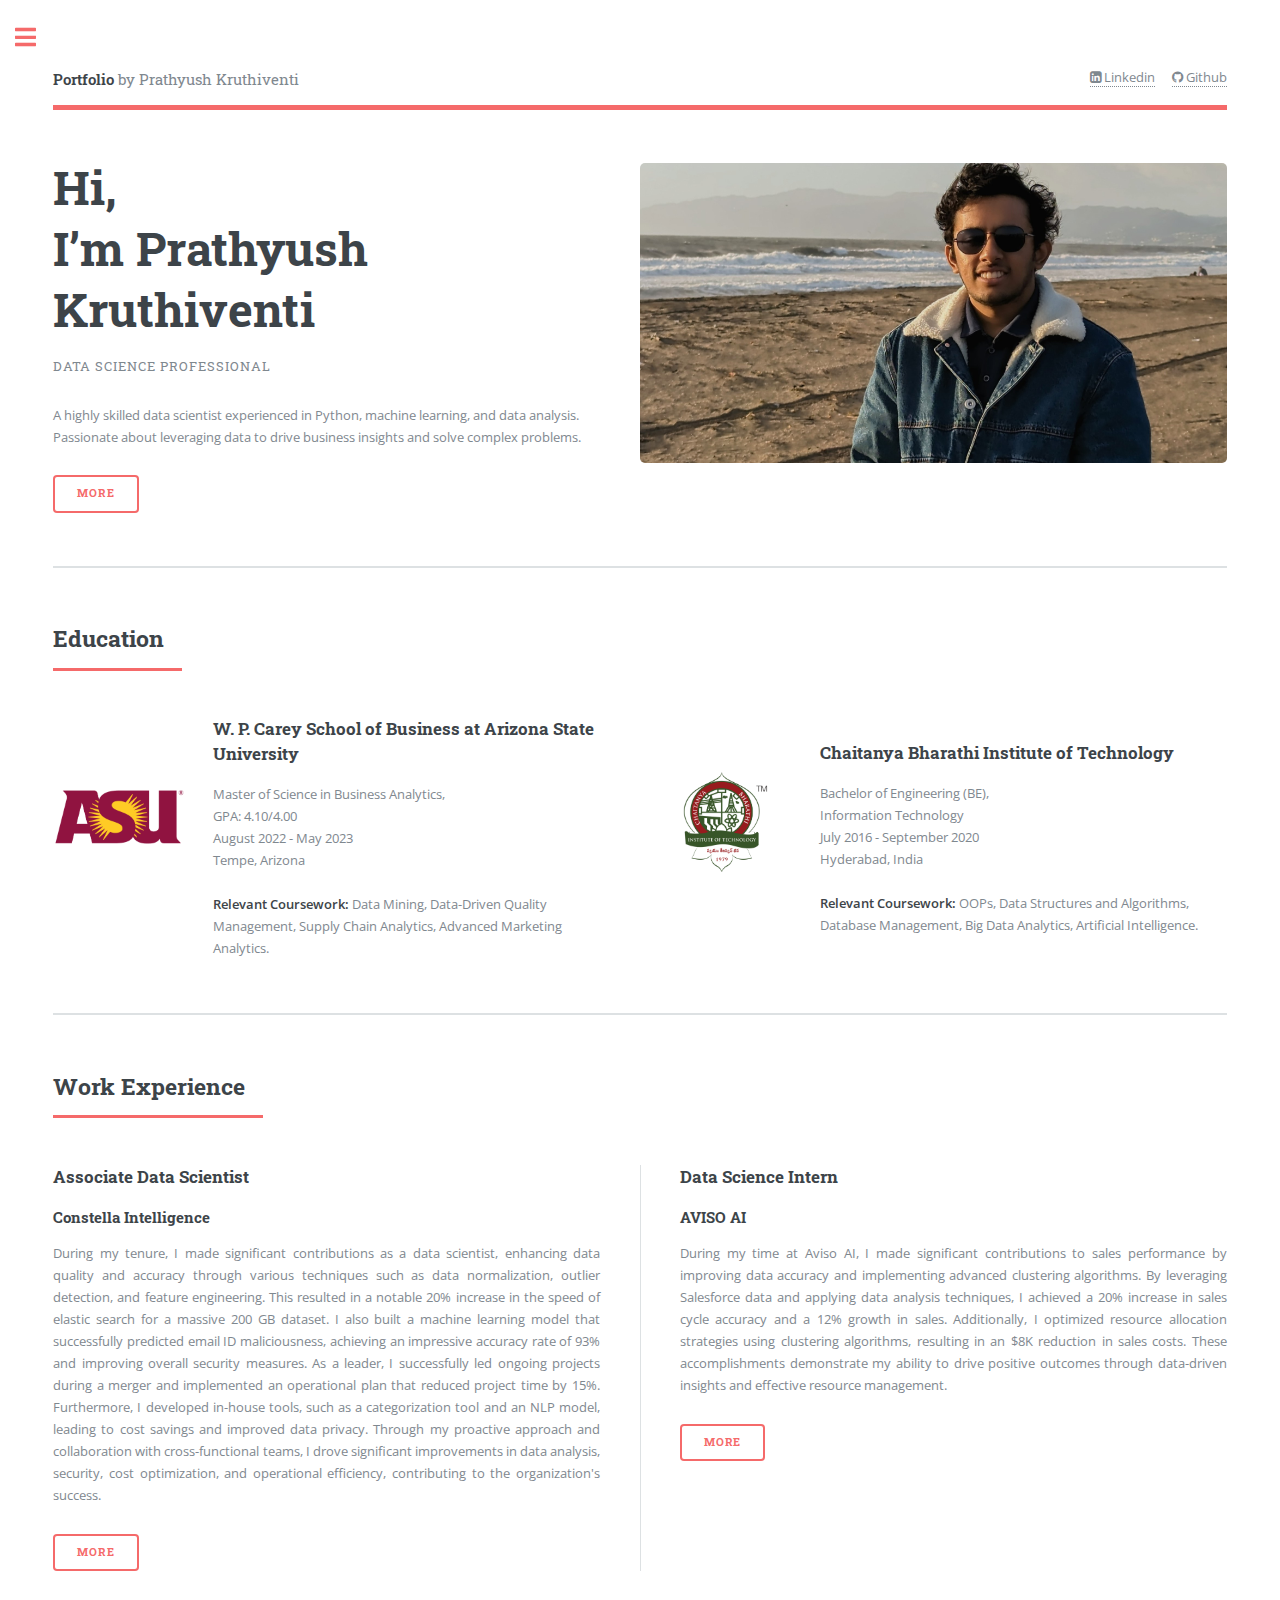
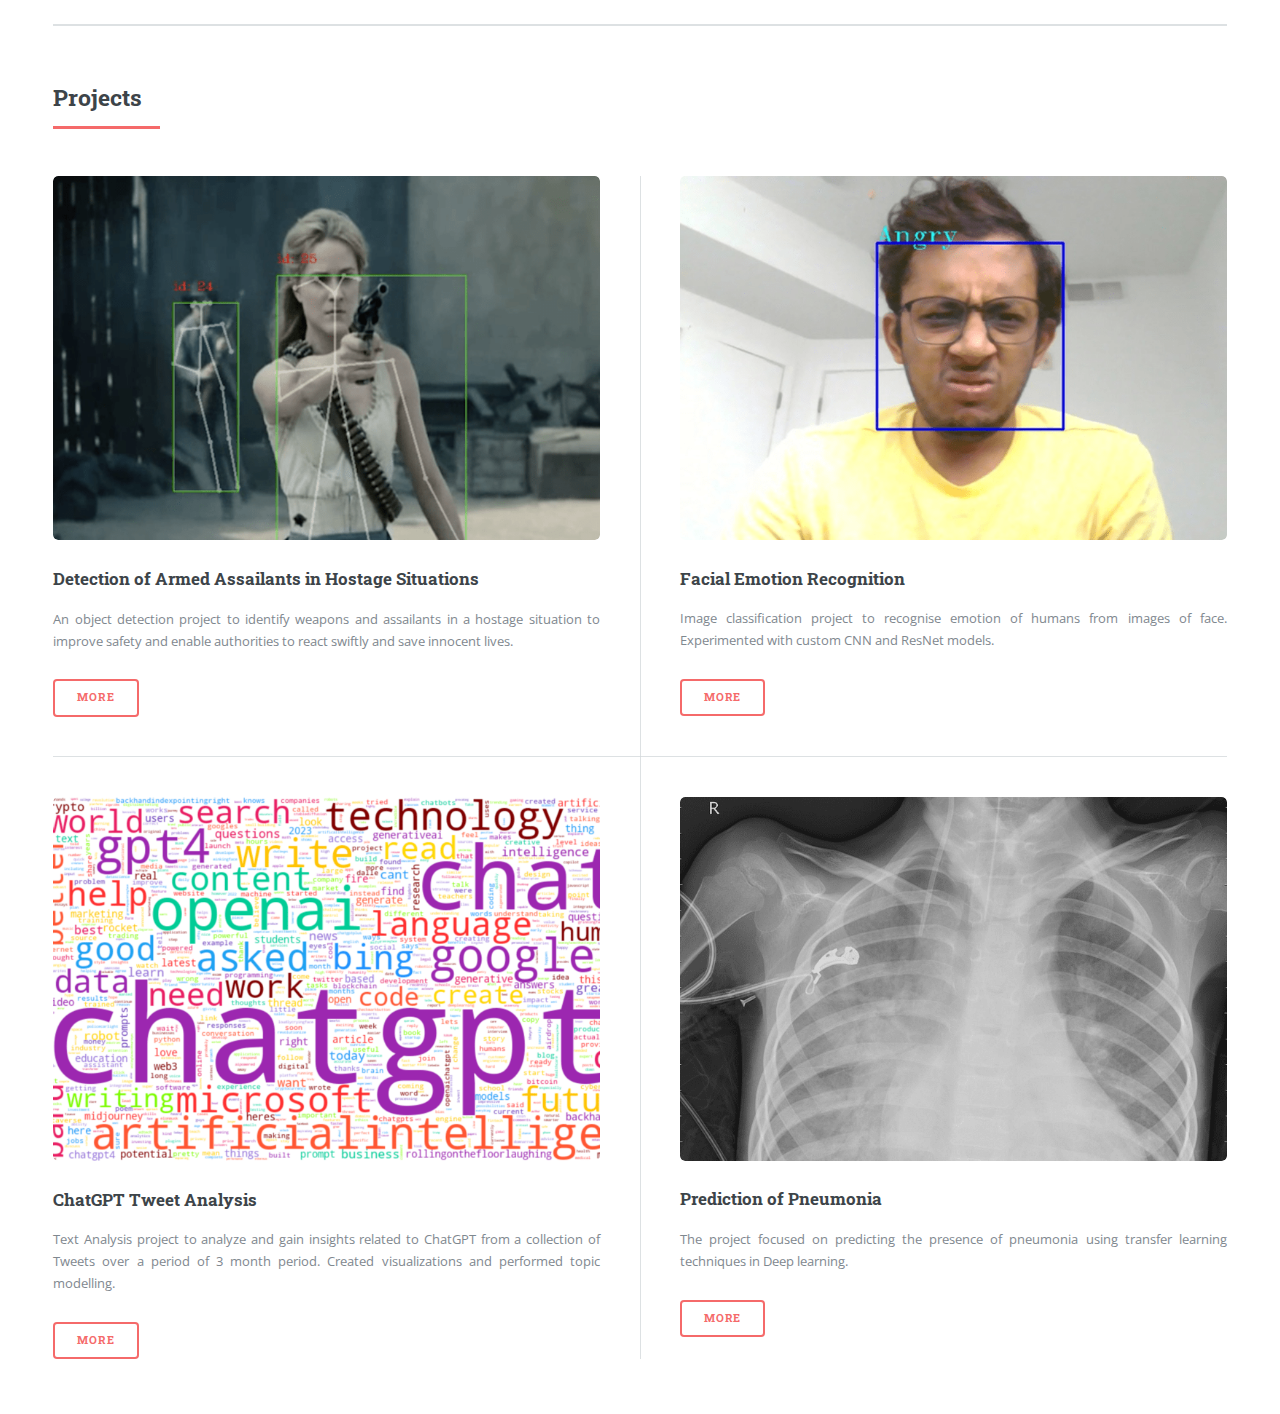
<file: index.html>
<!DOCTYPE HTML>
<!--
	Editorial by HTML5 UP
	html5up.net | @ajlkn
	Free for personal and commercial use under the CCA 3.0 license (html5up.net/license)
-->
<html>
	<head>
		<title>Prathyush Kruthiventi - Portfolio by Prathyush Kruthiventi</title>
		<meta charset="utf-8" />
		<meta name="viewport" content="width=device-width, initial-scale=1, user-scalable=no" />
		<link rel="stylesheet" href="assets/css/main.css" />
		<meta name="viewport" content="width=device-width, initial-scale=1">
		<link rel="stylesheet" href="https://cdnjs.cloudflare.com/ajax/libs/font-awesome/4.7.0/css/font-awesome.min.css">
	</head>
	<body class="is-preload">

		<!-- Wrapper -->
			<div id="wrapper">

				<!-- Main -->
					<div id="main">
						<div class="inner">

							<!-- Header -->
								<header id="header">
									<a href="index.html" class="logo"><strong>Portfolio</strong> by Prathyush Kruthiventi</a>
									<ul class="icons">
										<li><a href="https://www.linkedin.com/in/prathyush-k/" target="_blank" class="icon brands"><span class="label"><i class="fa fa-linkedin-square"></i> Linkedin</span></a></li>
										<li><a href="https://github.com/Prathyush-k	" target="_blank" class="icon brands"><span class="label"><i class="fa fa-github"></i> Github</span></a></li>
									</ul>
								</header>

							<!-- Banner -->
								<section id="banner">
									<div class="content">
										<header>
											<h1>Hi,<br> I’m Prathyush Kruthiventi</h1>
											<p>Data Science Professional</p>
										</header>
										<p>A highly skilled data scientist experienced in Python, machine learning, and data analysis. Passionate about leveraging data to drive business insights and solve complex problems.</p>
										<ul class="actions">
											<li><a href="#education" class="button big">More</a></li>
										</ul>
									</div>
									<span class="image profile">
										<img src="images/PrathyushKruthiventi.jpg" />
									</span>
								</section>

							<!-- Section -->
								<section id="education">
									<header class="major">
										<h2>Education</h2>
									</header>
									<div class="features">
										<article>
											<span class = "icon"><img src ="images/ASU-logo.png" height=90px></span>
											<div class="content">
												
												<h3>W. P. Carey School of Business at Arizona State University</h3>
												<p>Master of Science in Business Analytics,<br>
												GPA: 4.10/4.00</br>
												August 2022 - May 2023</br>
												Tempe, Arizona</br></br>
												<strong>Relevant Coursework:</strong> Data Mining, Data-Driven Quality Management, Supply Chain Analytics, Advanced Marketing Analytics.</p>
											</div>
										</article>
										<article>
											<span class="icon"><img src ="images/cbit.png" height=100px></span>
											<div class="content">
												<h3>Chaitanya Bharathi Institute of Technology</h3>
												<p>Bachelor of Engineering (BE),<br>
												Information Technology</br>
												July 2016 - September 2020</br>
												Hyderabad, India</br></br>
												<strong>Relevant Coursework:</strong> OOPs, Data Structures and Algorithms, Database Management, Big Data Analytics, Artificial Intelligence.</p>
											</div>
										</article>
										
									</div>
								</section>

								<!-- Section Work Exp-->
								<section>
									<header class="major">
										<h2>Work Experience</h2>
									</header>
									<div class="posts">
										<article>
											<h3>Associate Data Scientist</h3>
											<h4>Constella Intelligence</h4>
											<p>During my tenure, I made significant contributions as a data scientist, enhancing data quality and accuracy through various techniques such as data normalization, outlier detection, and feature engineering. This resulted in a notable 20% increase in the speed of elastic search for a massive 200 GB dataset. I also built a machine learning model that successfully predicted email ID maliciousness, achieving an impressive accuracy rate of 93% and improving overall security measures. As a leader, I successfully led ongoing projects during a merger and implemented an operational plan that reduced project time by 15%. Furthermore, I developed in-house tools, such as a categorization tool and an NLP model, leading to cost savings and improved data privacy. Through my proactive approach and collaboration with cross-functional teams, I drove significant improvements in data analysis, security, cost optimization, and operational efficiency, contributing to the organization's success.</p>
											<ul class="actions">
												<li><a href="workexp.html#Constella" class="button">More</a></li>
											</ul>
										</article>
										<article>
											<h3>Data Science Intern</h3>
											<h4>AVISO AI</h4>
											<p>During my time at Aviso AI, I made significant contributions to sales performance by improving data accuracy and implementing advanced clustering algorithms. By leveraging Salesforce data and applying data analysis techniques, I achieved a 20% increase in sales cycle accuracy and a 12% growth in sales. Additionally, I optimized resource allocation strategies using clustering algorithms, resulting in an $8K reduction in sales costs. These accomplishments demonstrate my ability to drive positive outcomes through data-driven insights and effective resource management.</p>
											<ul class="actions">
												<li><a href="workexp.html#AVISO" class="button">More</a></li>
											</ul>
										</article>
										
									</div>
								</section>

								<!-- Section Projects-->
								<section>
									<header class="major">
										<h2>Projects</h2>
									</header>
									<div class="posts">
										<article>
											<a href="projects.html#DAAHS" class="image title"><img src="images/DAAHS.png" alt="" /></a>
											<h3>Detection of Armed Assailants in Hostage Situations</h3>
											<p>An object detection project to identify weapons and assailants in a hostage situation to improve safety and enable authorities to react swiftly and save innocent lives.</p>
											<ul class="actions">
												<li><a href="projects.html#DAAHS" class="button">More</a></li>
											</ul>
										</article>
										<article>
											<a href="projects.html#FER" class="image title"><img src="images/FER.png"  alt="" /></a>
											<h3>Facial Emotion Recognition</h3>
											<p>Image classification project to recognise emotion of humans from images of face. Experimented with custom CNN and ResNet models.	</p>
											<ul class="actions">
												<li><a href="projects.html#FER" class="button">More</a></li>
											</ul>
										</article>
										<article>
											<a href="projects.html#ChatGPT" class="image title"><img src="images/chatgpt.png" alt="" /></a>
											<h3>ChatGPT Tweet Analysis</h3>
											<p>Text Analysis project to analyze and gain insights related to ChatGPT from a collection of Tweets over a period of 3 month period. Created visualizations and performed topic modelling.</p>
											<ul class="actions">
												<li><a href="projects.html#ChatGPT" class="button">More</a></li>
											</ul>
										</article>
										<article>
											<a href="projects.html#PoP" class="image title"><img src="images/PoP.png" alt="" /></a>
											<h3>Prediction of Pneumonia</h3>
											<p>The project focused on predicting the presence of pneumonia using transfer learning techniques in Deep learning.</p>
											<ul class="actions">
												<li><a href="projects.html#PoP" class="button">More</a></li>
											</ul>
										</article>
										
									</div>
								</section>
								
								
								
								
						</div>
					</div>

				<!-- Sidebar -->
					<div id="sidebar">
						<div class="inner">

							<!-- Search -->
								<!--	<section id="search" class="alt">
									<form method="post" action="#">
										<input type="text" name="query" id="query" placeholder="Search" />
									</form>
								</section>
							-->

							<!-- Menu -->
								<nav id="menu">
									<header class="major">
										<h2>Menu</h2>
									</header>
									<ul>
										<li><a href="index.html">Homepage</a></li>
										<li><a href="workexp.html">Work Experience</a></li>
										<li><a href="projects.html">Projects</a></li>
										<!-- <li><a href="#">Adipiscing</a></li> -->
										<li>
											<span class="opener">Contact Me</span>
											<ul>
												<li><a href="https://www.linkedin.com/in/prathyush-k/" target="_blank">Linkedin</a></li>
												<li><a href="https://github.com/Prathyush-k" target="_blank">Github</a></li>
												<li><a href="mailto:prathyush.kruthiventi@gmail.com" target="_blank">Email</a></li>
												
											</ul>


							<!-- Footer -->
								<footer id="footer">
									<p class="copyright">&copy; Untitled. All rights reserved.
										<a href="https://unsplash.com">Demo Images: Unsplash</a>
										<a href="https://html5up.net">Design: HTML5 UP</a>
									</p>
								</footer>

						</div>
					</div>

			</div>

		<!-- Scripts -->
			<script src="assets/js/jquery.min.js"></script>
			<script src="assets/js/browser.min.js"></script>
			<script src="assets/js/breakpoints.min.js"></script>
			<script src="assets/js/util.js"></script>
			<script src="assets/js/main.js"></script>

	</body>
</html>
</file>
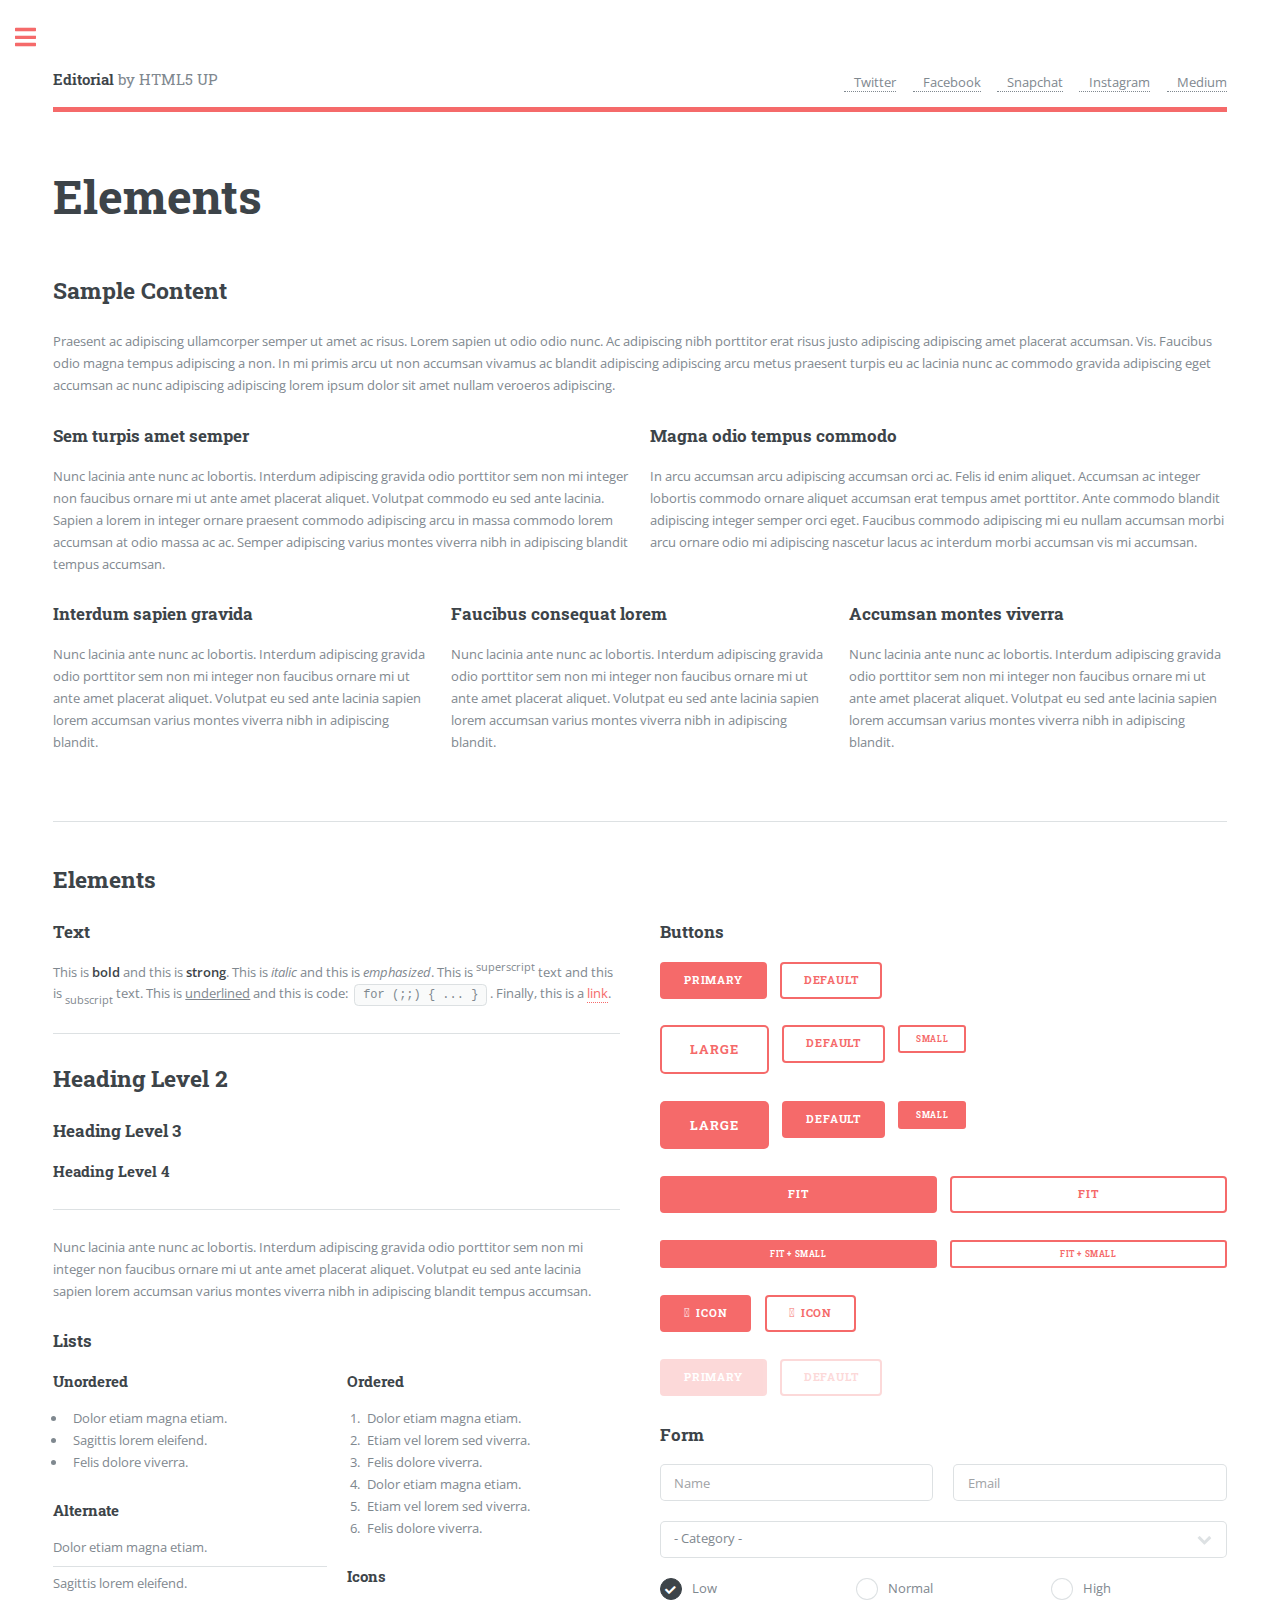
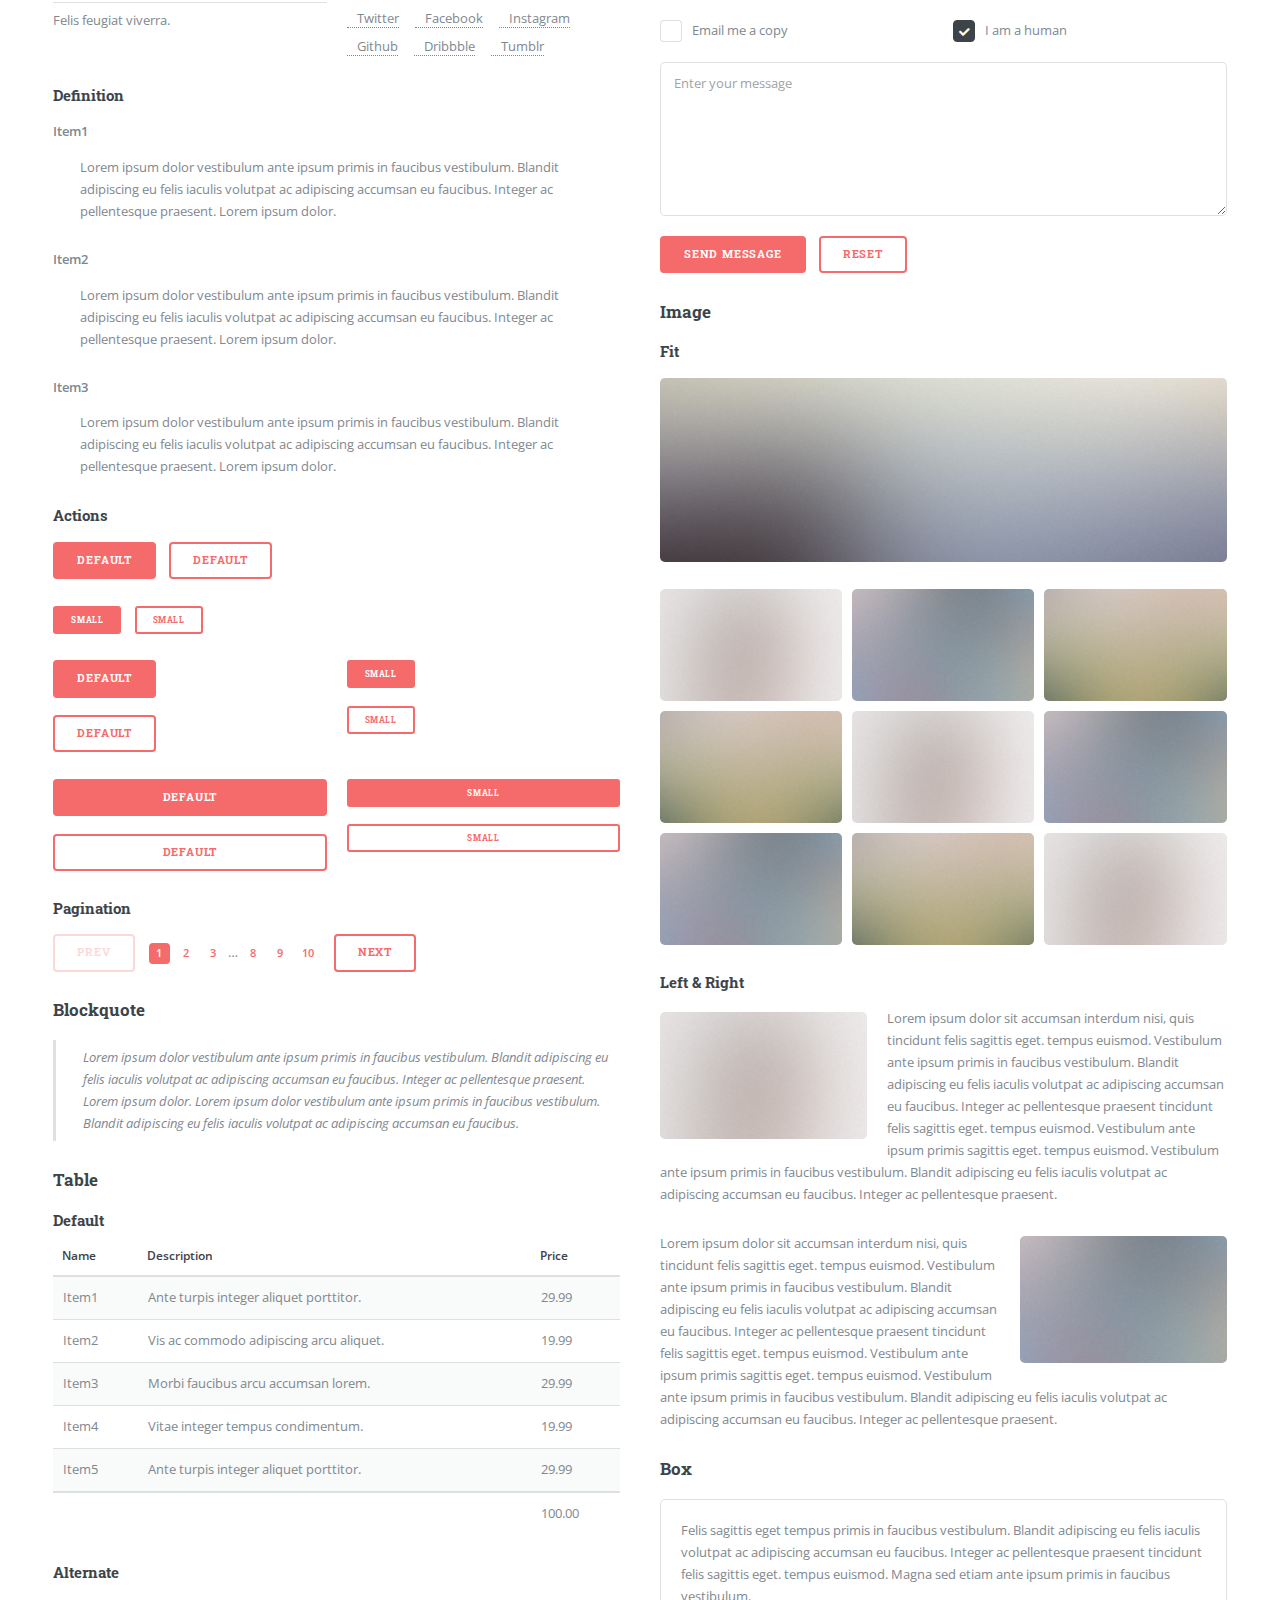
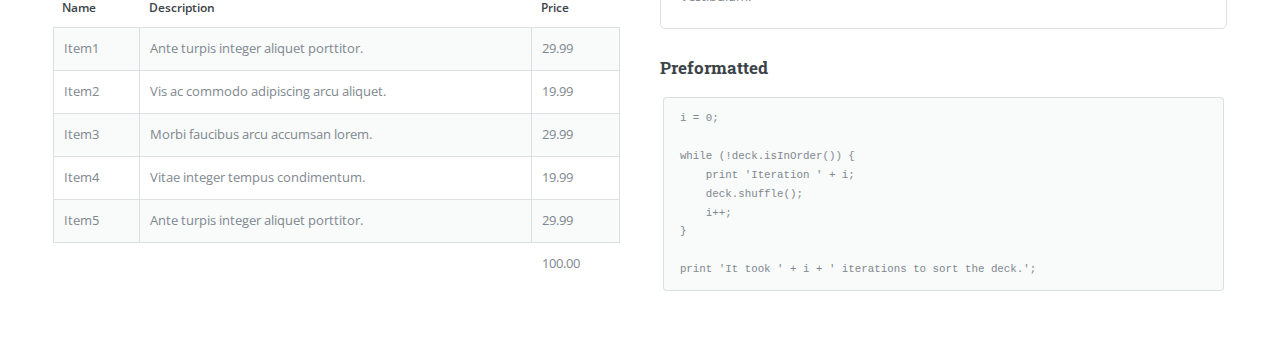
<file: (old) Projects.html>
<!DOCTYPE HTML>
<!--
	Editorial by HTML5 UP
	html5up.net | @ajlkn
	Free for personal and commercial use under the CCA 3.0 license (html5up.net/license)
-->
<html>
	<head>
		<title>Elements - Editorial by HTML5 UP</title>
		<meta charset="utf-8" />
		<meta name="viewport" content="width=device-width, initial-scale=1, user-scalable=no" />
		<link rel="stylesheet" href="assets/css/main.css" />
	</head>
	<body class="is-preload">

		<!-- Wrapper -->
			<div id="wrapper">

				<!-- Main -->
					<div id="main">
						<div class="inner">

							<!-- Header -->
								<header id="header">
									<a href="index.html" class="logo"><strong>Editorial</strong> by HTML5 UP</a>
									<ul class="icons">
										<li><a href="#" class="icon brands fa-twitter"><span class="label">Twitter</span></a></li>
										<li><a href="#" class="icon brands fa-facebook-f"><span class="label">Facebook</span></a></li>
										<li><a href="#" class="icon brands fa-snapchat-ghost"><span class="label">Snapchat</span></a></li>
										<li><a href="#" class="icon brands fa-instagram"><span class="label">Instagram</span></a></li>
										<li><a href="#" class="icon brands fa-medium-m"><span class="label">Medium</span></a></li>
									</ul>
								</header>

							<!-- Content -->
								<section>
									<header class="main">
										<h1>Elements</h1>
									</header>

									<!-- Content -->
										<h2 id="content">Sample Content</h2>
										<p>Praesent ac adipiscing ullamcorper semper ut amet ac risus. Lorem sapien ut odio odio nunc. Ac adipiscing nibh porttitor erat risus justo adipiscing adipiscing amet placerat accumsan. Vis. Faucibus odio magna tempus adipiscing a non. In mi primis arcu ut non accumsan vivamus ac blandit adipiscing adipiscing arcu metus praesent turpis eu ac lacinia nunc ac commodo gravida adipiscing eget accumsan ac nunc adipiscing adipiscing lorem ipsum dolor sit amet nullam veroeros adipiscing.</p>
										<div class="row">
											<div class="col-6 col-12-small">
												<h3>Sem turpis amet semper</h3>
												<p>Nunc lacinia ante nunc ac lobortis. Interdum adipiscing gravida odio porttitor sem non mi integer non faucibus ornare mi ut ante amet placerat aliquet. Volutpat commodo eu sed ante lacinia. Sapien a lorem in integer ornare praesent commodo adipiscing arcu in massa commodo lorem accumsan at odio massa ac ac. Semper adipiscing varius montes viverra nibh in adipiscing blandit tempus accumsan.</p>
											</div>
											<div class="col-6 col-12-small">
												<h3>Magna odio tempus commodo</h3>
												<p>In arcu accumsan arcu adipiscing accumsan orci ac. Felis id enim aliquet. Accumsan ac integer lobortis commodo ornare aliquet accumsan erat tempus amet porttitor. Ante commodo blandit adipiscing integer semper orci eget. Faucibus commodo adipiscing mi eu nullam accumsan morbi arcu ornare odio mi adipiscing nascetur lacus ac interdum morbi accumsan vis mi accumsan.</p>
											</div>
											<!-- Break -->
											<div class="col-4 col-12-medium">
												<h3>Interdum sapien gravida</h3>
												<p>Nunc lacinia ante nunc ac lobortis. Interdum adipiscing gravida odio porttitor sem non mi integer non faucibus ornare mi ut ante amet placerat aliquet. Volutpat eu sed ante lacinia sapien lorem accumsan varius montes viverra nibh in adipiscing blandit.</p>
											</div>
											<div class="col-4 col-12-medium">
												<h3>Faucibus consequat lorem</h3>
												<p>Nunc lacinia ante nunc ac lobortis. Interdum adipiscing gravida odio porttitor sem non mi integer non faucibus ornare mi ut ante amet placerat aliquet. Volutpat eu sed ante lacinia sapien lorem accumsan varius montes viverra nibh in adipiscing blandit.</p>
											</div>
											<div class="col-4 col-12-medium">
												<h3>Accumsan montes viverra</h3>
												<p>Nunc lacinia ante nunc ac lobortis. Interdum adipiscing gravida odio porttitor sem non mi integer non faucibus ornare mi ut ante amet placerat aliquet. Volutpat eu sed ante lacinia sapien lorem accumsan varius montes viverra nibh in adipiscing blandit.</p>
											</div>
										</div>

									<hr class="major" />

									<!-- Elements -->
										<h2 id="elements">Elements</h2>
										<div class="row gtr-200">
											<div class="col-6 col-12-medium">

												<!-- Text stuff -->
													<h3>Text</h3>
													<p>This is <b>bold</b> and this is <strong>strong</strong>. This is <i>italic</i> and this is <em>emphasized</em>.
													This is <sup>superscript</sup> text and this is <sub>subscript</sub> text.
													This is <u>underlined</u> and this is code: <code>for (;;) { ... }</code>.
													Finally, this is a <a href="#">link</a>.</p>
													<hr />
													<h2>Heading Level 2</h2>
													<h3>Heading Level 3</h3>
													<h4>Heading Level 4</h4>
													<hr />
													<p>Nunc lacinia ante nunc ac lobortis. Interdum adipiscing gravida odio porttitor sem non mi integer non faucibus ornare mi ut ante amet placerat aliquet. Volutpat eu sed ante lacinia sapien lorem accumsan varius montes viverra nibh in adipiscing blandit tempus accumsan.</p>

												<!-- Lists -->
													<h3>Lists</h3>
													<div class="row">
														<div class="col-6 col-12-small">

															<h4>Unordered</h4>
															<ul>
																<li>Dolor etiam magna etiam.</li>
																<li>Sagittis lorem eleifend.</li>
																<li>Felis dolore viverra.</li>
															</ul>

															<h4>Alternate</h4>
															<ul class="alt">
																<li>Dolor etiam magna etiam.</li>
																<li>Sagittis lorem eleifend.</li>
																<li>Felis feugiat viverra.</li>
															</ul>

														</div>
														<div class="col-6 col-12-small">

															<h4>Ordered</h4>
															<ol>
																<li>Dolor etiam magna etiam.</li>
																<li>Etiam vel lorem sed viverra.</li>
																<li>Felis dolore viverra.</li>
																<li>Dolor etiam magna etiam.</li>
																<li>Etiam vel lorem sed viverra.</li>
																<li>Felis dolore viverra.</li>
															</ol>

															<h4>Icons</h4>
															<ul class="icons">
																<li><a href="#" class="icon brands fa-twitter"><span class="label">Twitter</span></a></li>
																<li><a href="#" class="icon brands fa-facebook-f"><span class="label">Facebook</span></a></li>
																<li><a href="#" class="icon brands fa-instagram"><span class="label">Instagram</span></a></li>
																<li><a href="#" class="icon brands fa-github"><span class="label">Github</span></a></li>
																<li><a href="#" class="icon brands fa-dribbble"><span class="label">Dribbble</span></a></li>
																<li><a href="#" class="icon brands fa-tumblr"><span class="label">Tumblr</span></a></li>
															</ul>

														</div>
													</div>
													<h4>Definition</h4>
													<dl>
														<dt>Item1</dt>
														<dd>
															<p>Lorem ipsum dolor vestibulum ante ipsum primis in faucibus vestibulum. Blandit adipiscing eu felis iaculis volutpat ac adipiscing accumsan eu faucibus. Integer ac pellentesque praesent. Lorem ipsum dolor.</p>
														</dd>
														<dt>Item2</dt>
														<dd>
															<p>Lorem ipsum dolor vestibulum ante ipsum primis in faucibus vestibulum. Blandit adipiscing eu felis iaculis volutpat ac adipiscing accumsan eu faucibus. Integer ac pellentesque praesent. Lorem ipsum dolor.</p>
														</dd>
														<dt>Item3</dt>
														<dd>
															<p>Lorem ipsum dolor vestibulum ante ipsum primis in faucibus vestibulum. Blandit adipiscing eu felis iaculis volutpat ac adipiscing accumsan eu faucibus. Integer ac pellentesque praesent. Lorem ipsum dolor.</p>
														</dd>
													</dl>

													<h4>Actions</h4>
													<ul class="actions">
														<li><a href="#" class="button primary">Default</a></li>
														<li><a href="#" class="button">Default</a></li>
													</ul>
													<ul class="actions small">
														<li><a href="#" class="button primary small">Small</a></li>
														<li><a href="#" class="button small">Small</a></li>
													</ul>
													<div class="row">
														<div class="col-6 col-12-small">
															<ul class="actions stacked">
																<li><a href="#" class="button primary">Default</a></li>
																<li><a href="#" class="button">Default</a></li>
															</ul>
														</div>
														<div class="col-6 col-12-small">
															<ul class="actions stacked">
																<li><a href="#" class="button primary small">Small</a></li>
																<li><a href="#" class="button small">Small</a></li>
															</ul>
														</div>
														<div class="col-6 col-12-small">
															<ul class="actions stacked">
																<li><a href="#" class="button primary fit">Default</a></li>
																<li><a href="#" class="button fit">Default</a></li>
															</ul>
														</div>
														<div class="col-6 col-12-small">
															<ul class="actions stacked">
																<li><a href="#" class="button primary small fit">Small</a></li>
																<li><a href="#" class="button small fit">Small</a></li>
															</ul>
														</div>
													</div>

													<h4>Pagination</h4>
													<ul class="pagination">
														<li><span class="button disabled">Prev</span></li>
														<li><a href="#" class="page active">1</a></li>
														<li><a href="#" class="page">2</a></li>
														<li><a href="#" class="page">3</a></li>
														<li><span>&hellip;</span></li>
														<li><a href="#" class="page">8</a></li>
														<li><a href="#" class="page">9</a></li>
														<li><a href="#" class="page">10</a></li>
														<li><a href="#" class="button">Next</a></li>
													</ul>

												<!-- Blockquote -->
													<h3>Blockquote</h3>
													<blockquote>Lorem ipsum dolor vestibulum ante ipsum primis in faucibus vestibulum. Blandit adipiscing eu felis iaculis volutpat ac adipiscing accumsan eu faucibus. Integer ac pellentesque praesent. Lorem ipsum dolor. Lorem ipsum dolor vestibulum ante ipsum primis in faucibus vestibulum. Blandit adipiscing eu felis iaculis volutpat ac adipiscing accumsan eu faucibus.</blockquote>

												<!-- Table -->
													<h3>Table</h3>

													<h4>Default</h4>
													<div class="table-wrapper">
														<table>
															<thead>
																<tr>
																	<th>Name</th>
																	<th>Description</th>
																	<th>Price</th>
																</tr>
															</thead>
															<tbody>
																<tr>
																	<td>Item1</td>
																	<td>Ante turpis integer aliquet porttitor.</td>
																	<td>29.99</td>
																</tr>
																<tr>
																	<td>Item2</td>
																	<td>Vis ac commodo adipiscing arcu aliquet.</td>
																	<td>19.99</td>
																</tr>
																<tr>
																	<td>Item3</td>
																	<td> Morbi faucibus arcu accumsan lorem.</td>
																	<td>29.99</td>
																</tr>
																<tr>
																	<td>Item4</td>
																	<td>Vitae integer tempus condimentum.</td>
																	<td>19.99</td>
																</tr>
																<tr>
																	<td>Item5</td>
																	<td>Ante turpis integer aliquet porttitor.</td>
																	<td>29.99</td>
																</tr>
															</tbody>
															<tfoot>
																<tr>
																	<td colspan="2"></td>
																	<td>100.00</td>
																</tr>
															</tfoot>
														</table>
													</div>

													<h4>Alternate</h4>
													<div class="table-wrapper">
														<table class="alt">
															<thead>
																<tr>
																	<th>Name</th>
																	<th>Description</th>
																	<th>Price</th>
																</tr>
															</thead>
															<tbody>
																<tr>
																	<td>Item1</td>
																	<td>Ante turpis integer aliquet porttitor.</td>
																	<td>29.99</td>
																</tr>
																<tr>
																	<td>Item2</td>
																	<td>Vis ac commodo adipiscing arcu aliquet.</td>
																	<td>19.99</td>
																</tr>
																<tr>
																	<td>Item3</td>
																	<td> Morbi faucibus arcu accumsan lorem.</td>
																	<td>29.99</td>
																</tr>
																<tr>
																	<td>Item4</td>
																	<td>Vitae integer tempus condimentum.</td>
																	<td>19.99</td>
																</tr>
																<tr>
																	<td>Item5</td>
																	<td>Ante turpis integer aliquet porttitor.</td>
																	<td>29.99</td>
																</tr>
															</tbody>
															<tfoot>
																<tr>
																	<td colspan="2"></td>
																	<td>100.00</td>
																</tr>
															</tfoot>
														</table>
													</div>

											</div>
											<div class="col-6 col-12-medium">

												<!-- Buttons -->
													<h3>Buttons</h3>
													<ul class="actions">
														<li><a href="#" class="button primary">Primary</a></li>
														<li><a href="#" class="button">Default</a></li>
													</ul>
													<ul class="actions">
														<li><a href="#" class="button large">Large</a></li>
														<li><a href="#" class="button">Default</a></li>
														<li><a href="#" class="button small">Small</a></li>
													</ul>
													<ul class="actions">
														<li><a href="#" class="button primary large">Large</a></li>
														<li><a href="#" class="button primary">Default</a></li>
														<li><a href="#" class="button primary small">Small</a></li>
													</ul>
													<ul class="actions fit">
														<li><a href="#" class="button primary fit">Fit</a></li>
														<li><a href="#" class="button fit">Fit</a></li>
													</ul>
													<ul class="actions fit small">
														<li><a href="#" class="button primary fit small">Fit + Small</a></li>
														<li><a href="#" class="button fit small">Fit + Small</a></li>
													</ul>
													<ul class="actions">
														<li><a href="#" class="button primary icon solid fa-search">Icon</a></li>
														<li><a href="#" class="button icon solid fa-download">Icon</a></li>
													</ul>
													<ul class="actions">
														<li><span class="button primary disabled">Primary</span></li>
														<li><span class="button disabled">Default</span></li>
													</ul>

												<!-- Form -->
													<h3>Form</h3>

													<form method="post" action="#">
														<div class="row gtr-uniform">
															<div class="col-6 col-12-xsmall">
																<input type="text" name="demo-name" id="demo-name" value="" placeholder="Name" />
															</div>
															<div class="col-6 col-12-xsmall">
																<input type="email" name="demo-email" id="demo-email" value="" placeholder="Email" />
															</div>
															<!-- Break -->
															<div class="col-12">
																<select name="demo-category" id="demo-category">
																	<option value="">- Category -</option>
																	<option value="1">Manufacturing</option>
																	<option value="1">Shipping</option>
																	<option value="1">Administration</option>
																	<option value="1">Human Resources</option>
																</select>
															</div>
															<!-- Break -->
															<div class="col-4 col-12-small">
																<input type="radio" id="demo-priority-low" name="demo-priority" checked>
																<label for="demo-priority-low">Low</label>
															</div>
															<div class="col-4 col-12-small">
																<input type="radio" id="demo-priority-normal" name="demo-priority">
																<label for="demo-priority-normal">Normal</label>
															</div>
															<div class="col-4 col-12-small">
																<input type="radio" id="demo-priority-high" name="demo-priority">
																<label for="demo-priority-high">High</label>
															</div>
															<!-- Break -->
															<div class="col-6 col-12-small">
																<input type="checkbox" id="demo-copy" name="demo-copy">
																<label for="demo-copy">Email me a copy</label>
															</div>
															<div class="col-6 col-12-small">
																<input type="checkbox" id="demo-human" name="demo-human" checked>
																<label for="demo-human">I am a human</label>
															</div>
															<!-- Break -->
															<div class="col-12">
																<textarea name="demo-message" id="demo-message" placeholder="Enter your message" rows="6"></textarea>
															</div>
															<!-- Break -->
															<div class="col-12">
																<ul class="actions">
																	<li><input type="submit" value="Send Message" class="primary" /></li>
																	<li><input type="reset" value="Reset" /></li>
																</ul>
															</div>
														</div>
													</form>

												<!-- Image -->
													<h3>Image</h3>

													<h4>Fit</h4>
													<span class="image fit"><img src="images/pic11.jpg" alt="" /></span>
													<div class="box alt">
														<div class="row gtr-50 gtr-uniform">
															<div class="col-4"><span class="image fit"><img src="images/pic01.jpg" alt="" /></span></div>
															<div class="col-4"><span class="image fit"><img src="images/pic02.jpg" alt="" /></span></div>
															<div class="col-4"><span class="image fit"><img src="images/pic03.jpg" alt="" /></span></div>
															<!-- Break -->
															<div class="col-4"><span class="image fit"><img src="images/pic03.jpg" alt="" /></span></div>
															<div class="col-4"><span class="image fit"><img src="images/pic01.jpg" alt="" /></span></div>
															<div class="col-4"><span class="image fit"><img src="images/pic02.jpg" alt="" /></span></div>
															<!-- Break -->
															<div class="col-4"><span class="image fit"><img src="images/pic02.jpg" alt="" /></span></div>
															<div class="col-4"><span class="image fit"><img src="images/pic03.jpg" alt="" /></span></div>
															<div class="col-4"><span class="image fit"><img src="images/pic01.jpg" alt="" /></span></div>
														</div>
													</div>

													<h4>Left &amp; Right</h4>
													<p><span class="image left"><img src="images/pic01.jpg" alt="" /></span>Lorem ipsum dolor sit accumsan interdum nisi, quis tincidunt felis sagittis eget. tempus euismod. Vestibulum ante ipsum primis in faucibus vestibulum. Blandit adipiscing eu felis iaculis volutpat ac adipiscing accumsan eu faucibus. Integer ac pellentesque praesent tincidunt felis sagittis eget. tempus euismod. Vestibulum ante ipsum primis sagittis eget. tempus euismod. Vestibulum ante ipsum primis in faucibus vestibulum. Blandit adipiscing eu felis iaculis volutpat ac adipiscing accumsan eu faucibus. Integer ac pellentesque praesent.</p>
													<p><span class="image right"><img src="images/pic02.jpg" alt="" /></span>Lorem ipsum dolor sit accumsan interdum nisi, quis tincidunt felis sagittis eget. tempus euismod. Vestibulum ante ipsum primis in faucibus vestibulum. Blandit adipiscing eu felis iaculis volutpat ac adipiscing accumsan eu faucibus. Integer ac pellentesque praesent tincidunt felis sagittis eget. tempus euismod. Vestibulum ante ipsum primis sagittis eget. tempus euismod. Vestibulum ante ipsum primis in faucibus vestibulum. Blandit adipiscing eu felis iaculis volutpat ac adipiscing accumsan eu faucibus. Integer ac pellentesque praesent.</p>

												<!-- Box -->
													<h3>Box</h3>
													<div class="box">
														<p>Felis sagittis eget tempus primis in faucibus vestibulum. Blandit adipiscing eu felis iaculis volutpat ac adipiscing accumsan eu faucibus. Integer ac pellentesque praesent tincidunt felis sagittis eget. tempus euismod. Magna sed etiam ante ipsum primis in faucibus vestibulum.</p>
													</div>

												<!-- Preformatted Code -->
													<h3>Preformatted</h3>
													<pre><code>i = 0;

while (!deck.isInOrder()) {
    print 'Iteration ' + i;
    deck.shuffle();
    i++;
}

print 'It took ' + i + ' iterations to sort the deck.';
</code></pre>

											</div>
										</div>

								</section>

						</div>
					</div>

				<!-- Sidebar -->
					<div id="sidebar">
						<div class="inner">

							<!-- Search -->
								<section id="search" class="alt">
									<form method="post" action="#">
										<input type="text" name="query" id="query" placeholder="Search" />
									</form>
								</section>

							<!-- Menu -->
								<nav id="menu">
									<header class="major">
										<h2>Menu</h2>
									</header>
									<ul>
										<li><a href="index.html">Homepage</a></li>
										<li><a href="workexp.html">Work Experience</a></li>
										<li><a href="Projects.html">Projects</a></li>
										<li><a href="#">Adipiscing</a></li>
										<li>
											<span class="opener">Contact Me</span>
											<ul>
												<li><a href="https://www.linkedin.com/in/prathyush-k/" target="_blank">Linkedin</a></li>
												<li><a href="https://github.com/Prathyush-k" target="_blank">Github</a></li>
												<li><a href="mailto:prathyush.kruthiventi@gmail.com" target="_blank">Email</a></li>
												
											</ul>
										</li>
										<li><a href="#">Maximus Erat</a></li>
									</ul>
								</nav>

	<!--							Section 
								<section>
									<header class="major">
										<h2>Ante interdum</h2>
									</header>
									<div class="mini-posts">
										<article>
											<a href="#" class="image"><img src="images/pic07.jpg" alt="" /></a>
											<p>Aenean ornare velit lacus, ac varius enim lorem ullamcorper dolore aliquam.</p>
										</article>
										<article>
											<a href="#" class="image"><img src="images/pic08.jpg" alt="" /></a>
											<p>Aenean ornare velit lacus, ac varius enim lorem ullamcorper dolore aliquam.</p>
										</article>
										<article>
											<a href="#" class="image"><img src="images/pic09.jpg" alt="" /></a>
											<p>Aenean ornare velit lacus, ac varius enim lorem ullamcorper dolore aliquam.</p>
										</article>
									</div>
									<ul class="actions">
										<li><a href="#" class="button">More</a></li>
									</ul>
								</section>
	-->

							<!-- Footer -->
								<footer id="footer">
									<p class="copyright">&copy; Untitled. All rights reserved. Demo Images: <a href="https://unsplash.com">Unsplash</a>. Design: <a href="https://html5up.net">HTML5 UP</a>.</p>
								</footer>

						</div>
					</div>
			</div>

		<!-- Scripts -->
			<script src="assets/js/jquery.min.js"></script>
			<script src="assets/js/browser.min.js"></script>
			<script src="assets/js/breakpoints.min.js"></script>
			<script src="assets/js/util.js"></script>
			<script src="assets/js/main.js"></script>

	</body>
</html>
</file>
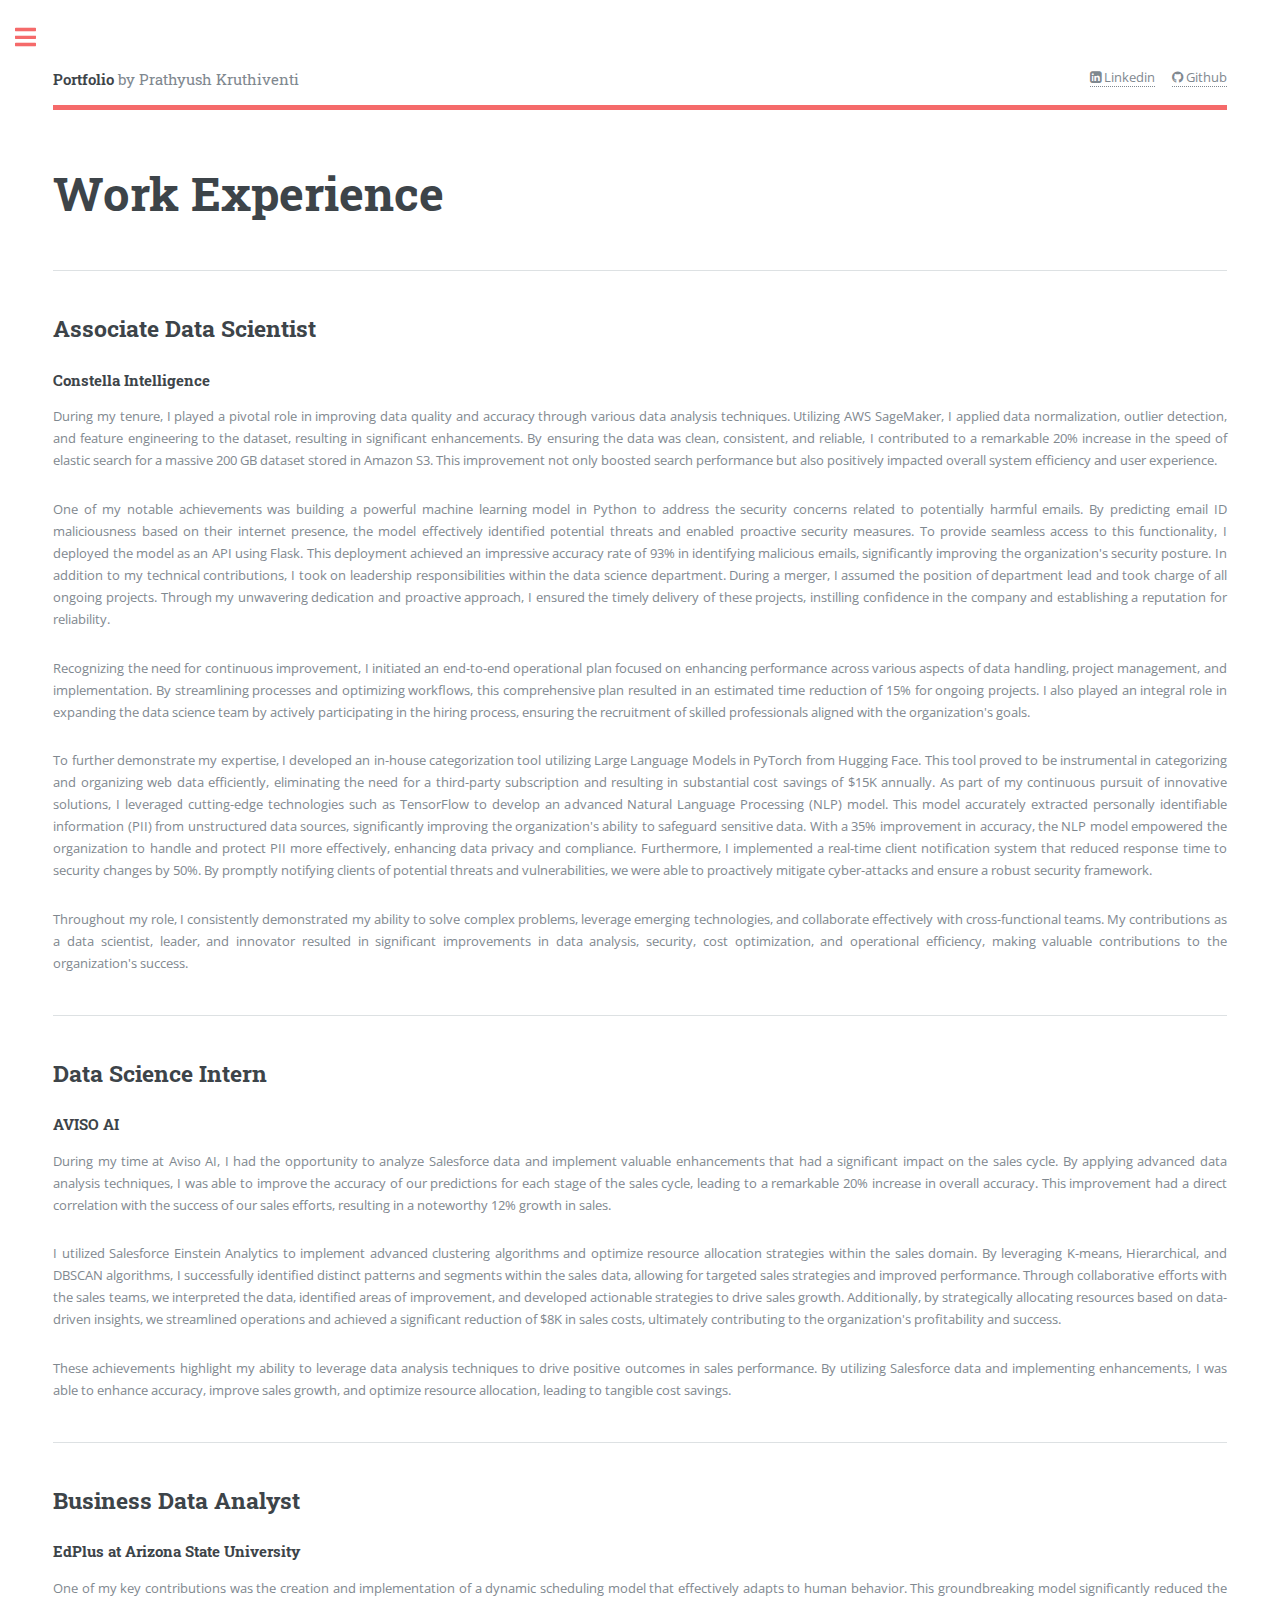
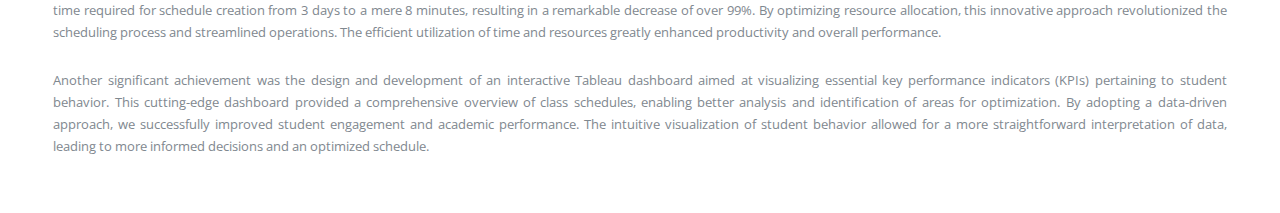
<file: workexp.html>
<!DOCTYPE HTML>
<!--
	Editorial by HTML5 UP
	html5up.net | @ajlkn
	Free for personal and commercial use under the CCA 3.0 license (html5up.net/license)
-->
<html>
	<head>
		<title>Work Experience - Portfolio by Prathyush Kruthiventi</title>
		<meta charset="utf-8" />
		<meta name="viewport" content="width=device-width, initial-scale=1, user-scalable=no" />
		<link rel="stylesheet" href="assets/css/main.css" />
		<meta name="viewport" content="width=device-width, initial-scale=1">
		<link rel="stylesheet" href="https://cdnjs.cloudflare.com/ajax/libs/font-awesome/4.7.0/css/font-awesome.min.css">
	</head>
	<body class="is-preload">

		<!-- Wrapper -->
			<div id="wrapper">

				<!-- Main -->
					<div id="main">
						<div class="inner">

							<!-- Header -->
								<header id="header">
									<a href="index.html" class="logo"><strong>Portfolio</strong> by Prathyush Kruthiventi</a>
									<ul class="icons">
										<li><a href="https://www.linkedin.com/in/prathyush-k/" target="_blank" class="icon brands"><span class="label"><i class="fa fa-linkedin-square"></i> Linkedin</span></a></li>
										<li><a href="https://github.com/Prathyush-k	" target="_blank" class="icon brands"><span class="label"><i class="fa fa-github"></i> Github</span></a></li>
									</ul>
								</header>

							<!-- Content -->
								<section>

									<header class="main">
										<h1>Work Experience</h1>
									</header>

									<hr class="major" id = "Constella"/>
									<h2>Associate Data Scientist</h2>
									<h4>Constella Intelligence</h4>
									<div class="justify">
									<p>During my tenure, I played a pivotal role in improving data quality and accuracy through various data analysis techniques. Utilizing AWS SageMaker, I applied data normalization, outlier detection, and feature engineering to the dataset, resulting in significant enhancements. By ensuring the data was clean, consistent, and reliable, I contributed to a remarkable 20% increase in the speed of elastic search for a massive 200 GB dataset stored in Amazon S3. This improvement not only boosted search performance but also positively impacted overall system efficiency and user experience.</p>
									<p>One of my notable achievements was building a powerful machine learning model in Python to address the security concerns related to potentially harmful emails. By predicting email ID maliciousness based on their internet presence, the model effectively identified potential threats and enabled proactive security measures. To provide seamless access to this functionality, I deployed the model as an API using Flask. This deployment achieved an impressive accuracy rate of 93% in identifying malicious emails, significantly improving the organization's security posture.
										In addition to my technical contributions, I took on leadership responsibilities within the data science department. During a merger, I assumed the position of department lead and took charge of all ongoing projects. Through my unwavering dedication and proactive approach, I ensured the timely delivery of these projects, instilling confidence in the company and establishing a reputation for reliability.</p>
									<p>Recognizing the need for continuous improvement, I initiated an end-to-end operational plan focused on enhancing performance across various aspects of data handling, project management, and implementation. By streamlining processes and optimizing workflows, this comprehensive plan resulted in an estimated time reduction of 15% for ongoing projects. I also played an integral role in expanding the data science team by actively participating in the hiring process, ensuring the recruitment of skilled professionals aligned with the organization's goals.</p>
									<p>To further demonstrate my expertise, I developed an in-house categorization tool utilizing Large Language Models in PyTorch from Hugging Face. This tool proved to be instrumental in categorizing and organizing web data efficiently, eliminating the need for a third-party subscription and resulting in substantial cost savings of $15K annually.
										As part of my continuous pursuit of innovative solutions, I leveraged cutting-edge technologies such as TensorFlow to develop an advanced Natural Language Processing (NLP) model. This model accurately extracted personally identifiable information (PII) from unstructured data sources, significantly improving the organization's ability to safeguard sensitive data. With a 35% improvement in accuracy, the NLP model empowered the organization to handle and protect PII more effectively, enhancing data privacy and compliance.										
										Furthermore, I implemented a real-time client notification system that reduced response time to security changes by 50%. By promptly notifying clients of potential threats and vulnerabilities, we were able to proactively mitigate cyber-attacks and ensure a robust security framework.</p>
									<p>Throughout my role, I consistently demonstrated my ability to solve complex problems, leverage emerging technologies, and collaborate effectively with cross-functional teams. My contributions as a data scientist, leader, and innovator resulted in significant improvements in data analysis, security, cost optimization, and operational efficiency, making valuable contributions to the organization's success.</p>
									</div>
									
									<hr class="major" id = "AVISO"/>
									<h2>Data Science Intern</h2>
									<h4>AVISO AI</h4>
									<div class="justify">
									<p>During my time at Aviso AI, I had the opportunity to analyze Salesforce data and implement valuable enhancements that had a significant impact on the sales cycle. By applying advanced data analysis techniques, I was able to improve the accuracy of our predictions for each stage of the sales cycle, leading to a remarkable 20% increase in overall accuracy. This improvement had a direct correlation with the success of our sales efforts, resulting in a noteworthy 12% growth in sales.</p>
									<p>I utilized Salesforce Einstein Analytics to implement advanced clustering algorithms and optimize resource allocation strategies within the sales domain. By leveraging K-means, Hierarchical, and DBSCAN algorithms, I successfully identified distinct patterns and segments within the sales data, allowing for targeted sales strategies and improved performance. Through collaborative efforts with the sales teams, we interpreted the data, identified areas of improvement, and developed actionable strategies to drive sales growth. Additionally, by strategically allocating resources based on data-driven insights, we streamlined operations and achieved a significant reduction of $8K in sales costs, ultimately contributing to the organization's profitability and success.</p>
									<p>These achievements highlight my ability to leverage data analysis techniques to drive positive outcomes in sales performance. By utilizing Salesforce data and implementing enhancements, I was able to enhance accuracy, improve sales growth, and optimize resource allocation, leading to tangible cost savings.</p>
									</div>
									
									<hr class="major" id = "EdPlus"/>
									<h2>Business Data Analyst</h2>
									<h4>EdPlus at Arizona State University</h4>
									<div class="justify">
									<p>One of my key contributions was the creation and implementation of a dynamic scheduling model that effectively adapts to human behavior. This groundbreaking model significantly reduced the time required for schedule creation from 3 days to a mere 8 minutes, resulting in a remarkable decrease of over 99%. By optimizing resource allocation, this innovative approach revolutionized the scheduling process and streamlined operations. The efficient utilization of time and resources greatly enhanced productivity and overall performance.</p>
									<p>Another significant achievement was the design and development of an interactive Tableau dashboard aimed at visualizing essential key performance indicators (KPIs) pertaining to student behavior. This cutting-edge dashboard provided a comprehensive overview of class schedules, enabling better analysis and identification of areas for optimization. By adopting a data-driven approach, we successfully improved student engagement and academic performance. The intuitive visualization of student behavior allowed for a more straightforward interpretation of data, leading to more informed decisions and an optimized schedule.</p>
									</div>
									
								</section>

						</div>
					</div>

				<!-- Sidebar -->
					<div id="sidebar">
						<div class="inner">

							<!-- Search -->
							<!--	<section id="search" class="alt">
									<form method="post" action="#">
										<input type="text" name="query" id="query" placeholder="Search" />
									</form>
								</section>
							-->
							<!-- Menu -->
								<nav id="menu">
									<header class="major">
										<h2>Menu</h2>
									</header>
									<ul>
										<li><a href="index.html">Homepage</a></li>
										<li><a href="workexp.html">Work Experience</a></li>
										<li><a href="projects.html">Projects</a></li>
										<!--<li><a href="#">Adipiscing</a></li>-->
										<li>
											<span class="opener">Contact Me</span>
											<ul>
												<li><a href="https://www.linkedin.com/in/prathyush-k/" target="_blank">Linkedin</a></li>
												<li><a href="https://github.com/Prathyush-k" target="_blank">Github</a></li>
												<li><a href="mailto:prathyush.kruthiventi@gmail.com" target="_blank">Email</a></li>
								
											</ul>
											
										</li>

							<!-- Footer -->
							
							<footer id="footer">
								
								<p class="copyright">&copy; Untitled. All rights reserved.
									<a href="https://unsplash.com">Demo Images: Unsplash</a>
									<a href="https://html5up.net">Design: HTML5 UP</a>
								</p>
							</footer>
						</div>
					</div>

			</div>

		<!-- Scripts -->
			<script src="assets/js/jquery.min.js"></script>
			<script src="assets/js/browser.min.js"></script>
			<script src="assets/js/breakpoints.min.js"></script>
			<script src="assets/js/util.js"></script>
			<script src="assets/js/main.js"></script>

	</body>
</html>
</file>
<file: assets/css/main.css>
@import url(fontawesome-all.min.css);
@import url("https://fonts.googleapis.com/css?family=Open+Sans:400,600,400italic,600italic|Roboto+Slab:400,700");
/*
	Editorial by HTML5 UP
	html5up.net | @ajlkn
	Free for personal and commercial use under the CCA 3.0 license (html5up.net/license)
*/
html, body, div, span, applet, object,
iframe, h1, h2, h3, h4, h5, h6, p, blockquote,
pre, a, abbr, acronym, address, big, cite,
code, del, dfn, em, img, ins, kbd, q, s, samp,
small, strike, strong, sub, sup, tt, var, b,
u, i, center, dl, dt, dd, ol, ul, li, fieldset,
form, label, legend, table, caption, tbody,
tfoot, thead, tr, th, td, article, aside,
canvas, details, embed, figure, figcaption,
footer, header, hgroup, menu, nav, output, ruby,
section, summary, time, mark, audio, video {
  margin: 0;
  padding: 0;
  border: 0;
  font-size: 100%;
  font: inherit;
  vertical-align: baseline; }

article, aside, details, figcaption, figure,
footer, header, hgroup, menu, nav, section {
  display: block; }

body {
  line-height: 1; }

ol, ul {
  list-style: none; }

blockquote, q {
  quotes: none; }
  blockquote:before, blockquote:after, q:before, q:after {
    content: '';
    content: none; }

table {
  border-collapse: collapse;
  border-spacing: 0; }

body {
  -webkit-text-size-adjust: none; }

mark {
  background-color: transparent;
  color: inherit; }

input::-moz-focus-inner {
  border: 0;
  padding: 0; }

input, select, textarea {
  -moz-appearance: none;
  -webkit-appearance: none;
  -ms-appearance: none;
  appearance: none; }

/* Basic */
@-ms-viewport {
  width: device-width; }

body {
  -ms-overflow-style: scrollbar; }

@media screen and (max-width: 480px) {
  html, body {
    min-width: 320px; } }

html {
  box-sizing: border-box; }

*, *:before, *:after {
  box-sizing: inherit; }

body {
  background: #ffffff; }
  body.is-preload *, body.is-preload *:before, body.is-preload *:after, body.is-resizing *, body.is-resizing *:before, body.is-resizing *:after {
    -moz-animation: none !important;
    -webkit-animation: none !important;
    -ms-animation: none !important;
    animation: none !important;
    -moz-transition: none !important;
    -webkit-transition: none !important;
    -ms-transition: none !important;
    transition: none !important; }

/* Type */
body, input, select, textarea {
  color: #7f888f;
  font-family: "Open Sans", sans-serif;
  font-size: 13pt;
  font-weight: 400;
  line-height: 1.65; }
  @media screen and (max-width: 1680px) {
    body, input, select, textarea {
      font-size: 11pt; } }
  @media screen and (max-width: 1280px) {
    body, input, select, textarea {
      font-size: 10pt; } }
  @media screen and (max-width: 360px) {
    body, input, select, textarea {
      font-size: 9pt; } }

a {
  -moz-transition: color 0.2s ease-in-out, border-bottom-color 0.2s ease-in-out;
  -webkit-transition: color 0.2s ease-in-out, border-bottom-color 0.2s ease-in-out;
  -ms-transition: color 0.2s ease-in-out, border-bottom-color 0.2s ease-in-out;
  transition: color 0.2s ease-in-out, border-bottom-color 0.2s ease-in-out;
  border-bottom: dotted 1px;
  color: #f56a6a;
  text-decoration: none; }
  a:hover {
    border-bottom-color: #f56a6a;
    color: #f56a6a !important; }
    a:hover strong {
      color: inherit; }

strong, b {
  color: #3d4449;
  font-weight: 600; }

em, i {
  font-style: italic; }

p {
  margin: 0 0 2em 0; }

h1, h2, h3, h4, h5, h6 {
  color: #3d4449;
  font-family: "Roboto Slab", serif;
  font-weight: 700;
  line-height: 1.5;
  margin: 0 0 1em 0; }
  h1 a, h2 a, h3 a, h4 a, h5 a, h6 a {
    color: inherit;
    text-decoration: none;
    border-bottom: 0; }

h1 {
  font-size: 4em;
  margin: 0 0 0.5em 0;
  line-height: 1.3; }

h2 {
  font-size: 1.75em; }

h3 {
  font-size: 1.25em; }

h4 {
  font-size: 1.1em; }

h5 {
  font-size: 0.9em; }

h6 {
  font-size: 0.7em; }

@media screen and (max-width: 1680px) {
  h1 {
    font-size: 3.5em; } }

@media screen and (max-width: 980px) {
  h1 {
    font-size: 3.25em; } }

@media screen and (max-width: 736px) {
  h1 {
    font-size: 2em;
    line-height: 1.4; }
  h2 {
    font-size: 1.5em; } }

sub {
  font-size: 0.8em;
  position: relative;
  top: 0.5em; }

sup {
  font-size: 0.8em;
  position: relative;
  top: -0.5em; }

blockquote {
  border-left: solid 3px rgba(210, 215, 217, 0.75);
  font-style: italic;
  margin: 0 0 2em 0;
  padding: 0.5em 0 0.5em 2em; }

code {
  background: rgba(230, 235, 237, 0.25);
  border-radius: 0.375em;
  border: solid 1px rgba(210, 215, 217, 0.75);
  font-family: "Courier New", monospace;
  font-size: 0.9em;
  margin: 0 0.25em;
  padding: 0.25em 0.65em; }

pre {
  -webkit-overflow-scrolling: touch;
  font-family: "Courier New", monospace;
  font-size: 0.9em;
  margin: 0 0 2em 0; }
  pre code {
    display: block;
    line-height: 1.75;
    padding: 1em 1.5em;
    overflow-x: auto; }

hr {
  border: 0;
  border-bottom: solid 1px rgba(210, 215, 217, 0.75);
  margin: 2em 0; }
  hr.major {
    margin: 3em 0; }

.align-left {
  text-align: left; }

.align-center {
  text-align: center; }

.align-right {
  text-align: right; }

/* Row */
.row {
  display: flex;
  flex-wrap: wrap;
  box-sizing: border-box;
  align-items: stretch; }
  .row > * {
    box-sizing: border-box; }
  .row.gtr-uniform > * > :last-child {
    margin-bottom: 0; }
  .row.aln-left {
    justify-content: flex-start; }
  .row.aln-center {
    justify-content: center; }
  .row.aln-right {
    justify-content: flex-end; }
  .row.aln-top {
    align-items: flex-start; }
  .row.aln-middle {
    align-items: center; }
  .row.aln-bottom {
    align-items: flex-end; }
  .row > .imp {
    order: -1; }
  .row > .col-1 {
    width: 8.33333%; }
  .row > .off-1 {
    margin-left: 8.33333%; }
  .row > .col-2 {
    width: 16.66667%; }
  .row > .off-2 {
    margin-left: 16.66667%; }
  .row > .col-3 {
    width: 25%; }
  .row > .off-3 {
    margin-left: 25%; }
  .row > .col-4 {
    width: 33.33333%; }
  .row > .off-4 {
    margin-left: 33.33333%; }
  .row > .col-5 {
    width: 41.66667%; }
  .row > .off-5 {
    margin-left: 41.66667%; }
  .row > .col-6 {
    width: 50%; }
  .row > .off-6 {
    margin-left: 50%; }
  .row > .col-7 {
    width: 58.33333%; }
  .row > .off-7 {
    margin-left: 58.33333%; }
  .row > .col-8 {
    width: 66.66667%; }
  .row > .off-8 {
    margin-left: 66.66667%; }
  .row > .col-9 {
    width: 75%; }
  .row > .off-9 {
    margin-left: 75%; }
  .row > .col-10 {
    width: 83.33333%; }
  .row > .off-10 {
    margin-left: 83.33333%; }
  .row > .col-11 {
    width: 91.66667%; }
  .row > .off-11 {
    margin-left: 91.66667%; }
  .row > .col-12 {
    width: 100%; }
  .row > .off-12 {
    margin-left: 100%; }
  .row.gtr-0 {
    margin-top: 0;
    margin-left: 0em; }
    .row.gtr-0 > * {
      padding: 0 0 0 0em; }
    .row.gtr-0.gtr-uniform {
      margin-top: 0em; }
      .row.gtr-0.gtr-uniform > * {
        padding-top: 0em; }
  .row.gtr-25 {
    margin-top: 0;
    margin-left: -0.375em; }
    .row.gtr-25 > * {
      padding: 0 0 0 0.375em; }
    .row.gtr-25.gtr-uniform {
      margin-top: -0.375em; }
      .row.gtr-25.gtr-uniform > * {
        padding-top: 0.375em; }
  .row.gtr-50 {
    margin-top: 0;
    margin-left: -0.75em; }
    .row.gtr-50 > * {
      padding: 0 0 0 0.75em; }
    .row.gtr-50.gtr-uniform {
      margin-top: -0.75em; }
      .row.gtr-50.gtr-uniform > * {
        padding-top: 0.75em; }
  .row {
    margin-top: 0;
    margin-left: -1.5em; }
    .row > * {
      padding: 0 0 0 1.5em; }
    .row.gtr-uniform {
      margin-top: -1.5em; }
      .row.gtr-uniform > * {
        padding-top: 1.5em; }
  .row.gtr-150 {
    margin-top: 0;
    margin-left: -2.25em; }
    .row.gtr-150 > * {
      padding: 0 0 0 2.25em; }
    .row.gtr-150.gtr-uniform {
      margin-top: -2.25em; }
      .row.gtr-150.gtr-uniform > * {
        padding-top: 2.25em; }
  .row.gtr-200 {
    margin-top: 0;
    margin-left: -3em; }
    .row.gtr-200 > * {
      padding: 0 0 0 3em; }
    .row.gtr-200.gtr-uniform {
      margin-top: -3em; }
      .row.gtr-200.gtr-uniform > * {
        padding-top: 3em; }
  @media screen and (max-width: 1680px) {
    .row {
      display: flex;
      flex-wrap: wrap;
      box-sizing: border-box;
      align-items: stretch; }
      .row > * {
        box-sizing: border-box; }
      .row.gtr-uniform > * > :last-child {
        margin-bottom: 0; }
      .row.aln-left {
        justify-content: flex-start; }
      .row.aln-center {
        justify-content: center; }
      .row.aln-right {
        justify-content: flex-end; }
      .row.aln-top {
        align-items: flex-start; }
      .row.aln-middle {
        align-items: center; }
      .row.aln-bottom {
        align-items: flex-end; }
      .row > .imp-xlarge {
        order: -1; }
      .row > .col-1-xlarge {
        width: 8.33333%; }
      .row > .off-1-xlarge {
        margin-left: 8.33333%; }
      .row > .col-2-xlarge {
        width: 16.66667%; }
      .row > .off-2-xlarge {
        margin-left: 16.66667%; }
      .row > .col-3-xlarge {
        width: 25%; }
      .row > .off-3-xlarge {
        margin-left: 25%; }
      .row > .col-4-xlarge {
        width: 33.33333%; }
      .row > .off-4-xlarge {
        margin-left: 33.33333%; }
      .row > .col-5-xlarge {
        width: 41.66667%; }
      .row > .off-5-xlarge {
        margin-left: 41.66667%; }
      .row > .col-6-xlarge {
        width: 50%; }
      .row > .off-6-xlarge {
        margin-left: 50%; }
      .row > .col-7-xlarge {
        width: 58.33333%; }
      .row > .off-7-xlarge {
        margin-left: 58.33333%; }
      .row > .col-8-xlarge {
        width: 66.66667%; }
      .row > .off-8-xlarge {
        margin-left: 66.66667%; }
      .row > .col-9-xlarge {
        width: 75%; }
      .row > .off-9-xlarge {
        margin-left: 75%; }
      .row > .col-10-xlarge {
        width: 83.33333%; }
      .row > .off-10-xlarge {
        margin-left: 83.33333%; }
      .row > .col-11-xlarge {
        width: 91.66667%; }
      .row > .off-11-xlarge {
        margin-left: 91.66667%; }
      .row > .col-12-xlarge {
        width: 100%; }
      .row > .off-12-xlarge {
        margin-left: 100%; }
      .row.gtr-0 {
        margin-top: 0;
        margin-left: 0em; }
        .row.gtr-0 > * {
          padding: 0 0 0 0em; }
        .row.gtr-0.gtr-uniform {
          margin-top: 0em; }
          .row.gtr-0.gtr-uniform > * {
            padding-top: 0em; }
      .row.gtr-25 {
        margin-top: 0;
        margin-left: -0.375em; }
        .row.gtr-25 > * {
          padding: 0 0 0 0.375em; }
        .row.gtr-25.gtr-uniform {
          margin-top: -0.375em; }
          .row.gtr-25.gtr-uniform > * {
            padding-top: 0.375em; }
      .row.gtr-50 {
        margin-top: 0;
        margin-left: -0.75em; }
        .row.gtr-50 > * {
          padding: 0 0 0 0.75em; }
        .row.gtr-50.gtr-uniform {
          margin-top: -0.75em; }
          .row.gtr-50.gtr-uniform > * {
            padding-top: 0.75em; }
      .row {
        margin-top: 0;
        margin-left: -1.5em; }
        .row > * {
          padding: 0 0 0 1.5em; }
        .row.gtr-uniform {
          margin-top: -1.5em; }
          .row.gtr-uniform > * {
            padding-top: 1.5em; }
      .row.gtr-150 {
        margin-top: 0;
        margin-left: -2.25em; }
        .row.gtr-150 > * {
          padding: 0 0 0 2.25em; }
        .row.gtr-150.gtr-uniform {
          margin-top: -2.25em; }
          .row.gtr-150.gtr-uniform > * {
            padding-top: 2.25em; }
      .row.gtr-200 {
        margin-top: 0;
        margin-left: -3em; }
        .row.gtr-200 > * {
          padding: 0 0 0 3em; }
        .row.gtr-200.gtr-uniform {
          margin-top: -3em; }
          .row.gtr-200.gtr-uniform > * {
            padding-top: 3em; } }
  @media screen and (max-width: 1280px) {
    .row {
      display: flex;
      flex-wrap: wrap;
      box-sizing: border-box;
      align-items: stretch; }
      .row > * {
        box-sizing: border-box; }
      .row.gtr-uniform > * > :last-child {
        margin-bottom: 0; }
      .row.aln-left {
        justify-content: flex-start; }
      .row.aln-center {
        justify-content: center; }
      .row.aln-right {
        justify-content: flex-end; }
      .row.aln-top {
        align-items: flex-start; }
      .row.aln-middle {
        align-items: center; }
      .row.aln-bottom {
        align-items: flex-end; }
      .row > .imp-large {
        order: -1; }
      .row > .col-1-large {
        width: 8.33333%; }
      .row > .off-1-large {
        margin-left: 8.33333%; }
      .row > .col-2-large {
        width: 16.66667%; }
      .row > .off-2-large {
        margin-left: 16.66667%; }
      .row > .col-3-large {
        width: 25%; }
      .row > .off-3-large {
        margin-left: 25%; }
      .row > .col-4-large {
        width: 33.33333%; }
      .row > .off-4-large {
        margin-left: 33.33333%; }
      .row > .col-5-large {
        width: 41.66667%; }
      .row > .off-5-large {
        margin-left: 41.66667%; }
      .row > .col-6-large {
        width: 50%; }
      .row > .off-6-large {
        margin-left: 50%; }
      .row > .col-7-large {
        width: 58.33333%; }
      .row > .off-7-large {
        margin-left: 58.33333%; }
      .row > .col-8-large {
        width: 66.66667%; }
      .row > .off-8-large {
        margin-left: 66.66667%; }
      .row > .col-9-large {
        width: 75%; }
      .row > .off-9-large {
        margin-left: 75%; }
      .row > .col-10-large {
        width: 83.33333%; }
      .row > .off-10-large {
        margin-left: 83.33333%; }
      .row > .col-11-large {
        width: 91.66667%; }
      .row > .off-11-large {
        margin-left: 91.66667%; }
      .row > .col-12-large {
        width: 100%; }
      .row > .off-12-large {
        margin-left: 100%; }
      .row.gtr-0 {
        margin-top: 0;
        margin-left: 0em; }
        .row.gtr-0 > * {
          padding: 0 0 0 0em; }
        .row.gtr-0.gtr-uniform {
          margin-top: 0em; }
          .row.gtr-0.gtr-uniform > * {
            padding-top: 0em; }
      .row.gtr-25 {
        margin-top: 0;
        margin-left: -0.375em; }
        .row.gtr-25 > * {
          padding: 0 0 0 0.375em; }
        .row.gtr-25.gtr-uniform {
          margin-top: -0.375em; }
          .row.gtr-25.gtr-uniform > * {
            padding-top: 0.375em; }
      .row.gtr-50 {
        margin-top: 0;
        margin-left: -0.75em; }
        .row.gtr-50 > * {
          padding: 0 0 0 0.75em; }
        .row.gtr-50.gtr-uniform {
          margin-top: -0.75em; }
          .row.gtr-50.gtr-uniform > * {
            padding-top: 0.75em; }
      .row {
        margin-top: 0;
        margin-left: -1.5em; }
        .row > * {
          padding: 0 0 0 1.5em; }
        .row.gtr-uniform {
          margin-top: -1.5em; }
          .row.gtr-uniform > * {
            padding-top: 1.5em; }
      .row.gtr-150 {
        margin-top: 0;
        margin-left: -2.25em; }
        .row.gtr-150 > * {
          padding: 0 0 0 2.25em; }
        .row.gtr-150.gtr-uniform {
          margin-top: -2.25em; }
          .row.gtr-150.gtr-uniform > * {
            padding-top: 2.25em; }
      .row.gtr-200 {
        margin-top: 0;
        margin-left: -3em; }
        .row.gtr-200 > * {
          padding: 0 0 0 3em; }
        .row.gtr-200.gtr-uniform {
          margin-top: -3em; }
          .row.gtr-200.gtr-uniform > * {
            padding-top: 3em; } }
  @media screen and (max-width: 980px) {
    .row {
      display: flex;
      flex-wrap: wrap;
      box-sizing: border-box;
      align-items: stretch; }
      .row > * {
        box-sizing: border-box; }
      .row.gtr-uniform > * > :last-child {
        margin-bottom: 0; }
      .row.aln-left {
        justify-content: flex-start; }
      .row.aln-center {
        justify-content: center; }
      .row.aln-right {
        justify-content: flex-end; }
      .row.aln-top {
        align-items: flex-start; }
      .row.aln-middle {
        align-items: center; }
      .row.aln-bottom {
        align-items: flex-end; }
      .row > .imp-medium {
        order: -1; }
      .row > .col-1-medium {
        width: 8.33333%; }
      .row > .off-1-medium {
        margin-left: 8.33333%; }
      .row > .col-2-medium {
        width: 16.66667%; }
      .row > .off-2-medium {
        margin-left: 16.66667%; }
      .row > .col-3-medium {
        width: 25%; }
      .row > .off-3-medium {
        margin-left: 25%; }
      .row > .col-4-medium {
        width: 33.33333%; }
      .row > .off-4-medium {
        margin-left: 33.33333%; }
      .row > .col-5-medium {
        width: 41.66667%; }
      .row > .off-5-medium {
        margin-left: 41.66667%; }
      .row > .col-6-medium {
        width: 50%; }
      .row > .off-6-medium {
        margin-left: 50%; }
      .row > .col-7-medium {
        width: 58.33333%; }
      .row > .off-7-medium {
        margin-left: 58.33333%; }
      .row > .col-8-medium {
        width: 66.66667%; }
      .row > .off-8-medium {
        margin-left: 66.66667%; }
      .row > .col-9-medium {
        width: 75%; }
      .row > .off-9-medium {
        margin-left: 75%; }
      .row > .col-10-medium {
        width: 83.33333%; }
      .row > .off-10-medium {
        margin-left: 83.33333%; }
      .row > .col-11-medium {
        width: 91.66667%; }
      .row > .off-11-medium {
        margin-left: 91.66667%; }
      .row > .col-12-medium {
        width: 100%; }
      .row > .off-12-medium {
        margin-left: 100%; }
      .row.gtr-0 {
        margin-top: 0;
        margin-left: 0em; }
        .row.gtr-0 > * {
          padding: 0 0 0 0em; }
        .row.gtr-0.gtr-uniform {
          margin-top: 0em; }
          .row.gtr-0.gtr-uniform > * {
            padding-top: 0em; }
      .row.gtr-25 {
        margin-top: 0;
        margin-left: -0.375em; }
        .row.gtr-25 > * {
          padding: 0 0 0 0.375em; }
        .row.gtr-25.gtr-uniform {
          margin-top: -0.375em; }
          .row.gtr-25.gtr-uniform > * {
            padding-top: 0.375em; }
      .row.gtr-50 {
        margin-top: 0;
        margin-left: -0.75em; }
        .row.gtr-50 > * {
          padding: 0 0 0 0.75em; }
        .row.gtr-50.gtr-uniform {
          margin-top: -0.75em; }
          .row.gtr-50.gtr-uniform > * {
            padding-top: 0.75em; }
      .row {
        margin-top: 0;
        margin-left: -1.5em; }
        .row > * {
          padding: 0 0 0 1.5em; }
        .row.gtr-uniform {
          margin-top: -1.5em; }
          .row.gtr-uniform > * {
            padding-top: 1.5em; }
      .row.gtr-150 {
        margin-top: 0;
        margin-left: -2.25em; }
        .row.gtr-150 > * {
          padding: 0 0 0 2.25em; }
        .row.gtr-150.gtr-uniform {
          margin-top: -2.25em; }
          .row.gtr-150.gtr-uniform > * {
            padding-top: 2.25em; }
      .row.gtr-200 {
        margin-top: 0;
        margin-left: -3em; }
        .row.gtr-200 > * {
          padding: 0 0 0 3em; }
        .row.gtr-200.gtr-uniform {
          margin-top: -3em; }
          .row.gtr-200.gtr-uniform > * {
            padding-top: 3em; } }
  @media screen and (max-width: 736px) {
    .row {
      display: flex;
      flex-wrap: wrap;
      box-sizing: border-box;
      align-items: stretch; }
      .row > * {
        box-sizing: border-box; }
      .row.gtr-uniform > * > :last-child {
        margin-bottom: 0; }
      .row.aln-left {
        justify-content: flex-start; }
      .row.aln-center {
        justify-content: center; }
      .row.aln-right {
        justify-content: flex-end; }
      .row.aln-top {
        align-items: flex-start; }
      .row.aln-middle {
        align-items: center; }
      .row.aln-bottom {
        align-items: flex-end; }
      .row > .imp-small {
        order: -1; }
      .row > .col-1-small {
        width: 8.33333%; }
      .row > .off-1-small {
        margin-left: 8.33333%; }
      .row > .col-2-small {
        width: 16.66667%; }
      .row > .off-2-small {
        margin-left: 16.66667%; }
      .row > .col-3-small {
        width: 25%; }
      .row > .off-3-small {
        margin-left: 25%; }
      .row > .col-4-small {
        width: 33.33333%; }
      .row > .off-4-small {
        margin-left: 33.33333%; }
      .row > .col-5-small {
        width: 41.66667%; }
      .row > .off-5-small {
        margin-left: 41.66667%; }
      .row > .col-6-small {
        width: 50%; }
      .row > .off-6-small {
        margin-left: 50%; }
      .row > .col-7-small {
        width: 58.33333%; }
      .row > .off-7-small {
        margin-left: 58.33333%; }
      .row > .col-8-small {
        width: 66.66667%; }
      .row > .off-8-small {
        margin-left: 66.66667%; }
      .row > .col-9-small {
        width: 75%; }
      .row > .off-9-small {
        margin-left: 75%; }
      .row > .col-10-small {
        width: 83.33333%; }
      .row > .off-10-small {
        margin-left: 83.33333%; }
      .row > .col-11-small {
        width: 91.66667%; }
      .row > .off-11-small {
        margin-left: 91.66667%; }
      .row > .col-12-small {
        width: 100%; }
      .row > .off-12-small {
        margin-left: 100%; }
      .row.gtr-0 {
        margin-top: 0;
        margin-left: 0em; }
        .row.gtr-0 > * {
          padding: 0 0 0 0em; }
        .row.gtr-0.gtr-uniform {
          margin-top: 0em; }
          .row.gtr-0.gtr-uniform > * {
            padding-top: 0em; }
      .row.gtr-25 {
        margin-top: 0;
        margin-left: -0.375em; }
        .row.gtr-25 > * {
          padding: 0 0 0 0.375em; }
        .row.gtr-25.gtr-uniform {
          margin-top: -0.375em; }
          .row.gtr-25.gtr-uniform > * {
            padding-top: 0.375em; }
      .row.gtr-50 {
        margin-top: 0;
        margin-left: -0.75em; }
        .row.gtr-50 > * {
          padding: 0 0 0 0.75em; }
        .row.gtr-50.gtr-uniform {
          margin-top: -0.75em; }
          .row.gtr-50.gtr-uniform > * {
            padding-top: 0.75em; }
      .row {
        margin-top: 0;
        margin-left: -1.5em; }
        .row > * {
          padding: 0 0 0 1.5em; }
        .row.gtr-uniform {
          margin-top: -1.5em; }
          .row.gtr-uniform > * {
            padding-top: 1.5em; }
      .row.gtr-150 {
        margin-top: 0;
        margin-left: -2.25em; }
        .row.gtr-150 > * {
          padding: 0 0 0 2.25em; }
        .row.gtr-150.gtr-uniform {
          margin-top: -2.25em; }
          .row.gtr-150.gtr-uniform > * {
            padding-top: 2.25em; }
      .row.gtr-200 {
        margin-top: 0;
        margin-left: -3em; }
        .row.gtr-200 > * {
          padding: 0 0 0 3em; }
        .row.gtr-200.gtr-uniform {
          margin-top: -3em; }
          .row.gtr-200.gtr-uniform > * {
            padding-top: 3em; } }
  @media screen and (max-width: 480px) {
    .row {
      display: flex;
      flex-wrap: wrap;
      box-sizing: border-box;
      align-items: stretch; }
      .row > * {
        box-sizing: border-box; }
      .row.gtr-uniform > * > :last-child {
        margin-bottom: 0; }
      .row.aln-left {
        justify-content: flex-start; }
      .row.aln-center {
        justify-content: center; }
      .row.aln-right {
        justify-content: flex-end; }
      .row.aln-top {
        align-items: flex-start; }
      .row.aln-middle {
        align-items: center; }
      .row.aln-bottom {
        align-items: flex-end; }
      .row > .imp-xsmall {
        order: -1; }
      .row > .col-1-xsmall {
        width: 8.33333%; }
      .row > .off-1-xsmall {
        margin-left: 8.33333%; }
      .row > .col-2-xsmall {
        width: 16.66667%; }
      .row > .off-2-xsmall {
        margin-left: 16.66667%; }
      .row > .col-3-xsmall {
        width: 25%; }
      .row > .off-3-xsmall {
        margin-left: 25%; }
      .row > .col-4-xsmall {
        width: 33.33333%; }
      .row > .off-4-xsmall {
        margin-left: 33.33333%; }
      .row > .col-5-xsmall {
        width: 41.66667%; }
      .row > .off-5-xsmall {
        margin-left: 41.66667%; }
      .row > .col-6-xsmall {
        width: 50%; }
      .row > .off-6-xsmall {
        margin-left: 50%; }
      .row > .col-7-xsmall {
        width: 58.33333%; }
      .row > .off-7-xsmall {
        margin-left: 58.33333%; }
      .row > .col-8-xsmall {
        width: 66.66667%; }
      .row > .off-8-xsmall {
        margin-left: 66.66667%; }
      .row > .col-9-xsmall {
        width: 75%; }
      .row > .off-9-xsmall {
        margin-left: 75%; }
      .row > .col-10-xsmall {
        width: 83.33333%; }
      .row > .off-10-xsmall {
        margin-left: 83.33333%; }
      .row > .col-11-xsmall {
        width: 91.66667%; }
      .row > .off-11-xsmall {
        margin-left: 91.66667%; }
      .row > .col-12-xsmall {
        width: 100%; }
      .row > .off-12-xsmall {
        margin-left: 100%; }
      .row.gtr-0 {
        margin-top: 0;
        margin-left: 0em; }
        .row.gtr-0 > * {
          padding: 0 0 0 0em; }
        .row.gtr-0.gtr-uniform {
          margin-top: 0em; }
          .row.gtr-0.gtr-uniform > * {
            padding-top: 0em; }
      .row.gtr-25 {
        margin-top: 0;
        margin-left: -0.375em; }
        .row.gtr-25 > * {
          padding: 0 0 0 0.375em; }
        .row.gtr-25.gtr-uniform {
          margin-top: -0.375em; }
          .row.gtr-25.gtr-uniform > * {
            padding-top: 0.375em; }
      .row.gtr-50 {
        margin-top: 0;
        margin-left: -0.75em; }
        .row.gtr-50 > * {
          padding: 0 0 0 0.75em; }
        .row.gtr-50.gtr-uniform {
          margin-top: -0.75em; }
          .row.gtr-50.gtr-uniform > * {
            padding-top: 0.75em; }
      .row {
        margin-top: 0;
        margin-left: -1.5em; }
        .row > * {
          padding: 0 0 0 1.5em; }
        .row.gtr-uniform {
          margin-top: -1.5em; }
          .row.gtr-uniform > * {
            padding-top: 1.5em; }
      .row.gtr-150 {
        margin-top: 0;
        margin-left: -2.25em; }
        .row.gtr-150 > * {
          padding: 0 0 0 2.25em; }
        .row.gtr-150.gtr-uniform {
          margin-top: -2.25em; }
          .row.gtr-150.gtr-uniform > * {
            padding-top: 2.25em; }
      .row.gtr-200 {
        margin-top: 0;
        margin-left: -3em; }
        .row.gtr-200 > * {
          padding: 0 0 0 3em; }
        .row.gtr-200.gtr-uniform {
          margin-top: -3em; }
          .row.gtr-200.gtr-uniform > * {
            padding-top: 3em; } }

/* Section/Article */
section.special, article.special {
  text-align: center; }

header p {
  font-family: "Roboto Slab", serif;
  font-size: 1em;
  font-weight: 400;
  letter-spacing: 0.075em;
  margin-top: -0.5em;
  text-transform: uppercase; }

header.major > :last-child {
  border-bottom: solid 3px #f56a6a;
  display: inline-block;
  margin: 0 0 2em 0;
  padding: 0 0.75em 0.5em 0; }

header.main > :last-child {
  margin: 0 0 1em 0; }

/* Form */
form {
  margin: 0 0 2em 0; }

label {
  color: #3d4449;
  display: block;
  font-size: 0.9em;
  font-weight: 600;
  margin: 0 0 1em 0; }

input[type="text"],
input[type="password"],
input[type="email"],
input[type="tel"],
input[type="search"],
input[type="url"],
select,
textarea {
  -moz-appearance: none;
  -webkit-appearance: none;
  -ms-appearance: none;
  appearance: none;
  background: #ffffff;
  border-radius: 0.375em;
  border: none;
  border: solid 1px rgba(210, 215, 217, 0.75);
  color: inherit;
  display: block;
  outline: 0;
  padding: 0 1em;
  text-decoration: none;
  width: 100%; }
  input[type="text"]:invalid,
  input[type="password"]:invalid,
  input[type="email"]:invalid,
  input[type="tel"]:invalid,
  input[type="search"]:invalid,
  input[type="url"]:invalid,
  select:invalid,
  textarea:invalid {
    box-shadow: none; }
  input[type="text"]:focus,
  input[type="password"]:focus,
  input[type="email"]:focus,
  input[type="tel"]:focus,
  input[type="search"]:focus,
  input[type="url"]:focus,
  select:focus,
  textarea:focus {
    border-color: #f56a6a;
    box-shadow: 0 0 0 1px #f56a6a; }

select {
  background-image: url("data:image/svg+xml;charset=utf8,%3Csvg xmlns='http://www.w3.org/2000/svg' width='40' height='40' preserveAspectRatio='none' viewBox='0 0 40 40'%3E%3Cpath d='M9.4,12.3l10.4,10.4l10.4-10.4c0.2-0.2,0.5-0.4,0.9-0.4c0.3,0,0.6,0.1,0.9,0.4l3.3,3.3c0.2,0.2,0.4,0.5,0.4,0.9 c0,0.4-0.1,0.6-0.4,0.9L20.7,31.9c-0.2,0.2-0.5,0.4-0.9,0.4c-0.3,0-0.6-0.1-0.9-0.4L4.3,17.3c-0.2-0.2-0.4-0.5-0.4-0.9 c0-0.4,0.1-0.6,0.4-0.9l3.3-3.3c0.2-0.2,0.5-0.4,0.9-0.4S9.1,12.1,9.4,12.3z' fill='rgba(210, 215, 217, 0.75)' /%3E%3C/svg%3E");
  background-size: 1.25em;
  background-repeat: no-repeat;
  background-position: calc(100% - 1em) center;
  height: 2.75em;
  padding-right: 2.75em;
  text-overflow: ellipsis; }
  select option {
    color: #3d4449;
    background: #ffffff; }
  select:focus::-ms-value {
    background-color: transparent; }
  select::-ms-expand {
    display: none; }

input[type="text"],
input[type="password"],
input[type="email"],
input[type="tel"],
input[type="search"],
input[type="url"],
select {
  height: 2.75em; }

textarea {
  padding: 0.75em 1em; }

input[type="checkbox"],
input[type="radio"] {
  -moz-appearance: none;
  -webkit-appearance: none;
  -ms-appearance: none;
  appearance: none;
  display: block;
  float: left;
  margin-right: -2em;
  opacity: 0;
  width: 1em;
  z-index: -1; }
  input[type="checkbox"] + label,
  input[type="radio"] + label {
    text-decoration: none;
    color: #7f888f;
    cursor: pointer;
    display: inline-block;
    font-size: 1em;
    font-weight: 400;
    padding-left: 2.4em;
    padding-right: 0.75em;
    position: relative; }
    input[type="checkbox"] + label:before,
    input[type="radio"] + label:before {
      -moz-osx-font-smoothing: grayscale;
      -webkit-font-smoothing: antialiased;
      display: inline-block;
      font-style: normal;
      font-variant: normal;
      text-rendering: auto;
      line-height: 1;
      text-transform: none !important;
      font-family: 'Font Awesome 5 Free';
      font-weight: 900; }
    input[type="checkbox"] + label:before,
    input[type="radio"] + label:before {
      background: #ffffff;
      border-radius: 0.375em;
      border: solid 1px rgba(210, 215, 217, 0.75);
      content: '';
      display: inline-block;
      font-size: 0.8em;
      height: 2.0625em;
      left: 0;
      line-height: 2.0625em;
      position: absolute;
      text-align: center;
      top: 0;
      width: 2.0625em; }
  input[type="checkbox"]:checked + label:before,
  input[type="radio"]:checked + label:before {
    background: #3d4449;
    border-color: #3d4449;
    color: #ffffff;
    content: '\f00c'; }
  input[type="checkbox"]:focus + label:before,
  input[type="radio"]:focus + label:before {
    border-color: #f56a6a;
    box-shadow: 0 0 0 1px #f56a6a; }

input[type="checkbox"] + label:before {
  border-radius: 0.375em; }

input[type="radio"] + label:before {
  border-radius: 100%; }

::-webkit-input-placeholder {
  color: #9fa3a6 !important;
  opacity: 1.0; }

:-moz-placeholder {
  color: #9fa3a6 !important;
  opacity: 1.0; }

::-moz-placeholder {
  color: #9fa3a6 !important;
  opacity: 1.0; }

:-ms-input-placeholder {
  color: #9fa3a6 !important;
  opacity: 1.0; }

/* Box */
.box {
  border-radius: 0.375em;
  border: solid 1px rgba(210, 215, 217, 0.75);
  margin-bottom: 2em;
  padding: 1.5em; }
  .box > :last-child,
  .box > :last-child > :last-child,
  .box > :last-child > :last-child > :last-child {
    margin-bottom: 0; }
  .box.alt {
    border: 0;
    border-radius: 0;
    padding: 0; }

/* Icon 
.icon {
  text-decoration: none;
  border-bottom: none;
  position: relative; }
  .icon:before {
    -moz-osx-font-smoothing: grayscale;
    -webkit-font-smoothing: antialiased;
    display: inline-block;
    font-style: normal;
    font-variant: normal;
    text-rendering: auto;
    line-height: 1;
    text-transform: none !important;
    font-family: 'Font Awesome 5 Free';
    font-weight: 400; }
  .icon > .label {
    display: none; }
  .icon:before {
    line-height: inherit; }
  .icon.solid:before {
    font-weight: 900; }
  .icon.brands:before {
    font-family: 'Font Awesome 5 Brands'; }
*/
/* image title */
.title {
  max-width: 100%;
  max-height: 400px;
}

/*profile photo*/
.profile {
  max-height: 300px;
}

/* Image */
.image {
  border-radius: 0.375em;
  border: 0;
  display: inline-block;
  position: relative; }
  .image img {
    border-radius: 0.375em;
    display: block; }
  .image.left, .image.right {
    max-width: 40%; }
    .image.left img, .image.right img {
      width: 100%; }
  .image.left {
    float: left;
    padding: 0 1.5em 1em 0;
    top: 0.25em; }
  .image.right {
    float: right;
    padding: 0 0 1em 1.5em;
    top: 0.25em; }
  .image.fit {
    display: block;
    margin: 0 0 2em 0;
    width: 100%; }
    .image.fit img {
      width: 100%; }
  .image.main {
    display: block;
    margin: 0 0 3em 0;
    width: 100%; }
    .image.main img {
      width: 100%; }

a.image {
  overflow: hidden; }
  a.image img {
    -moz-transition: -moz-transform 0.2s ease;
    -webkit-transition: -webkit-transform 0.2s ease;
    -ms-transition: -ms-transform 0.2s ease;
    transition: transform 0.2s ease; }
  a.image:hover img {
    -moz-transform: scale(1.075);
    -webkit-transform: scale(1.075);
    -ms-transform: scale(1.075);
    transform: scale(1.075); }

/* List */
ol {
  list-style: decimal;
  margin: 0 0 2em 0;
  padding-left: 1.25em; }
  ol li {
    padding-left: 0.25em; }

ul {
  list-style: disc;
  margin: 0 0 2em 0;
  padding-left: 1em; }
  ul li {
    padding-left: 0.5em; }
  ul.alt {
    list-style: none;
    padding-left: 0; }
    ul.alt li {
      border-top: solid 1px rgba(210, 215, 217, 0.75);
      padding: 0.5em 0; }
      ul.alt li:first-child {
        border-top: 0;
        padding-top: 0; }

dl {
  margin: 0 0 2em 0; }
  dl dt {
    display: block;
    font-weight: 600;
    margin: 0 0 1em 0; }
  dl dd {
    margin-left: 2em; }

/* Actions */
ul.actions {
  display: -moz-flex;
  display: -webkit-flex;
  display: -ms-flex;
  display: flex;
  cursor: default;
  list-style: none;
  margin-left: -1em;
  padding-left: 0; }
  ul.actions li {
    padding: 0 0 0 1em;
    vertical-align: middle; }
  ul.actions.special {
    -moz-justify-content: center;
    -webkit-justify-content: center;
    -ms-justify-content: center;
    justify-content: center;
    width: 100%;
    margin-left: 0; }
    ul.actions.special li:first-child {
      padding-left: 0; }
  ul.actions.stacked {
    -moz-flex-direction: column;
    -webkit-flex-direction: column;
    -ms-flex-direction: column;
    flex-direction: column;
    margin-left: 0; }
    ul.actions.stacked li {
      padding: 1.3em 0 0 0; }
      ul.actions.stacked li:first-child {
        padding-top: 0; }
  ul.actions.fit {
    width: calc(100% + 1em); }
    ul.actions.fit li {
      -moz-flex-grow: 1;
      -webkit-flex-grow: 1;
      -ms-flex-grow: 1;
      flex-grow: 1;
      -moz-flex-shrink: 1;
      -webkit-flex-shrink: 1;
      -ms-flex-shrink: 1;
      flex-shrink: 1;
      width: 100%; }
      ul.actions.fit li > * {
        width: 100%; }
    ul.actions.fit.stacked {
      width: 100%; }

/* Icons */
ul.icons {
  cursor: default;
  list-style: none;
  padding-left: 0; }
  ul.icons li {
    display: inline-block;
    padding: 0 1em 0 0; }
    ul.icons li:last-child {
      padding-right: 0; }
    ul.icons li .icon {
      color: inherit; }
      ul.icons li .icon:before {
        font-size: 1.25em; }

/* Contact */
ul.contact {
  list-style: none;
  padding: 0; }
  ul.contact li {
    text-decoration: none;
    border-top: solid 1px rgba(210, 215, 217, 0.75);
    margin: 1.5em 0 0 0;
    padding: 1.5em 0 0 3em;
    position: relative; }
    ul.contact li:before {
      -moz-osx-font-smoothing: grayscale;
      -webkit-font-smoothing: antialiased;
      display: inline-block;
      font-style: normal;
      font-variant: normal;
      text-rendering: auto;
      line-height: 1;
      text-transform: none !important;
      font-family: 'Font Awesome 5 Free';
      font-weight: 400; }
    ul.contact li:before {
      color: #f56a6a;
      display: inline-block;
      font-size: 1.5em;
      height: 1.125em;
      left: 0;
      line-height: 1.125em;
      position: absolute;
      text-align: center;
      top: 1em;
      width: 1.5em; }
    ul.contact li:first-child {
      border-top: 0;
      margin-top: 0;
      padding-top: 0; }
      ul.contact li:first-child:before {
        top: 0; }
    ul.contact li a {
      color: inherit; }

/* Pagination */
ul.pagination {
  cursor: default;
  list-style: none;
  padding-left: 0; }
  ul.pagination li {
    display: inline-block;
    padding-left: 0;
    vertical-align: middle; }
    ul.pagination li > .page {
      -moz-transition: background-color 0.2s ease-in-out, color 0.2s ease-in-out;
      -webkit-transition: background-color 0.2s ease-in-out, color 0.2s ease-in-out;
      -ms-transition: background-color 0.2s ease-in-out, color 0.2s ease-in-out;
      transition: background-color 0.2s ease-in-out, color 0.2s ease-in-out;
      border-bottom: 0;
      border-radius: 0.375em;
      display: inline-block;
      font-size: 0.8em;
      font-weight: 600;
      height: 2em;
      line-height: 2em;
      margin: 0 0.125em;
      min-width: 2em;
      padding: 0 0.5em;
      text-align: center; }
      ul.pagination li > .page.active {
        background-color: #f56a6a;
        color: #ffffff !important; }
        ul.pagination li > .page.active:hover {
          background-color: #f67878; }
        ul.pagination li > .page.active:active {
          background-color: #f45c5c; }
    ul.pagination li:first-child {
      padding-right: 0.75em; }
    ul.pagination li:last-child {
      padding-left: 0.75em; }
  @media screen and (max-width: 480px) {
    ul.pagination li:nth-child(n+2):nth-last-child(n+2) {
      display: none; }
    ul.pagination li:first-child {
      padding-right: 0; } }

/* Table */
.table-wrapper {
  -webkit-overflow-scrolling: touch;
  overflow-x: auto; }

table {
  margin: 0 0 2em 0;
  width: 100%; }
  table tbody tr {
    border: solid 1px rgba(210, 215, 217, 0.75);
    border-left: 0;
    border-right: 0; }
    table tbody tr:nth-child(2n + 1) {
      background-color: rgba(230, 235, 237, 0.25); }
  table td {
    padding: 0.75em 0.75em; }
  table th {
    color: #3d4449;
    font-size: 0.9em;
    font-weight: 600;
    padding: 0 0.75em 0.75em 0.75em;
    text-align: left; }
  table thead {
    border-bottom: solid 2px rgba(210, 215, 217, 0.75); }
  table tfoot {
    border-top: solid 2px rgba(210, 215, 217, 0.75); }
  table.alt {
    border-collapse: separate; }
    table.alt tbody tr td {
      border: solid 1px rgba(210, 215, 217, 0.75);
      border-left-width: 0;
      border-top-width: 0; }
      table.alt tbody tr td:first-child {
        border-left-width: 1px; }
    table.alt tbody tr:first-child td {
      border-top-width: 1px; }
    table.alt thead {
      border-bottom: 0; }
    table.alt tfoot {
      border-top: 0; }

/* Button */
input[type="submit"],
input[type="reset"],
input[type="button"],
button,
.button {
  -moz-appearance: none;
  -webkit-appearance: none;
  -ms-appearance: none;
  appearance: none;
  -moz-transition: background-color 0.2s ease-in-out, color 0.2s ease-in-out;
  -webkit-transition: background-color 0.2s ease-in-out, color 0.2s ease-in-out;
  -ms-transition: background-color 0.2s ease-in-out, color 0.2s ease-in-out;
  transition: background-color 0.2s ease-in-out, color 0.2s ease-in-out;
  background-color: transparent;
  border-radius: 0.375em;
  border: 0;
  box-shadow: inset 0 0 0 2px #f56a6a;
  color: #f56a6a !important;
  cursor: pointer;
  display: inline-block;
  font-family: "Roboto Slab", serif;
  font-size: 0.8em;
  font-weight: 700;
  height: 3.5em;
  letter-spacing: 0.075em;
  line-height: 3.5em;
  padding: 0 2.25em;
  text-align: center;
  text-decoration: none;
  text-transform: uppercase;
  white-space: nowrap; }
  input[type="submit"]:hover,
  input[type="reset"]:hover,
  input[type="button"]:hover,
  button:hover,
  .button:hover {
    background-color: rgba(245, 106, 106, 0.05); }
  input[type="submit"]:active,
  input[type="reset"]:active,
  input[type="button"]:active,
  button:active,
  .button:active {
    background-color: rgba(245, 106, 106, 0.15); }
  input[type="submit"].icon:before,
  input[type="reset"].icon:before,
  input[type="button"].icon:before,
  button.icon:before,
  .button.icon:before {
    margin-right: 0.5em; }
  input[type="submit"].fit,
  input[type="reset"].fit,
  input[type="button"].fit,
  button.fit,
  .button.fit {
    width: 100%; }
  input[type="submit"].small,
  input[type="reset"].small,
  input[type="button"].small,
  button.small,
  .button.small {
    font-size: 0.6em; }
  input[type="submit"].large,
  input[type="reset"].large,
  input[type="button"].large,
  button.large,
  .button.large {
    font-size: 1em;
    height: 3.65em;
    line-height: 3.65em; }
  input[type="submit"].primary,
  input[type="reset"].primary,
  input[type="button"].primary,
  button.primary,
  .button.primary {
    background-color: #f56a6a;
    box-shadow: none;
    color: #ffffff !important; }
    input[type="submit"].primary:hover,
    input[type="reset"].primary:hover,
    input[type="button"].primary:hover,
    button.primary:hover,
    .button.primary:hover {
      background-color: #f67878; }
    input[type="submit"].primary:active,
    input[type="reset"].primary:active,
    input[type="button"].primary:active,
    button.primary:active,
    .button.primary:active {
      background-color: #f45c5c; }
  input[type="submit"].disabled, input[type="submit"]:disabled,
  input[type="reset"].disabled,
  input[type="reset"]:disabled,
  input[type="button"].disabled,
  input[type="button"]:disabled,
  button.disabled,
  button:disabled,
  .button.disabled,
  .button:disabled {
    pointer-events: none;
    opacity: 0.25; }

/* Mini Posts */
.mini-posts article {
  border-top: solid 1px rgba(210, 215, 217, 0.75);
  margin-top: 2em;
  padding-top: 2em; }
  .mini-posts article .image {
    display: block;
    margin: 0 0 1.5em 0; }
    .mini-posts article .image img {
      display: block;
      width: 100%; }
  .mini-posts article:first-child {
    border-top: 0;
    margin-top: 0;
    padding-top: 0; }

/* Features */
.features {
  display: -moz-flex;
  display: -webkit-flex;
  display: -ms-flex;
  display: flex;
  -moz-flex-wrap: wrap;
  -webkit-flex-wrap: wrap;
  -ms-flex-wrap: wrap;
  flex-wrap: wrap;
  margin: 0 0 2em -3em;
  width: calc(100% + 3em); }
  .features article {
    -moz-align-items: center;
    -webkit-align-items: center;
    -ms-align-items: center;
    align-items: center;
    display: -moz-flex;
    display: -webkit-flex;
    display: -ms-flex;
    display: flex;
    margin: 0 0 3em 3em;
    position: relative;
    width: calc(50% - 3em); }
    .features article:nth-child(2n - 1) {
      margin-right: 1.5em; }
    .features article:nth-child(2n) {
      margin-left: 1.5em; }
    .features article:nth-last-child(1), .features article:nth-last-child(2) {
      margin-bottom: 0; }
    .features article .icon {
      -moz-flex-grow: 0;
      -webkit-flex-grow: 0;
      -ms-flex-grow: 0;
      flex-grow: 0;
      -moz-flex-shrink: 0;
      -webkit-flex-shrink: 0;
      -ms-flex-shrink: 0;
      flex-shrink: 0;
      display: block;
      height: 10em;
      line-height: 10em;
      margin: 0 2em 0 0;
      text-align: center;
      width: 10em; }
      .features article .icon:before {
        color: #f56a6a;
        font-size: 2.75rem;
        position: relative;
        top: 0.05em; }
      /* .features article .icon:after {
        -moz-transform: rotate(45deg);
        -webkit-transform: rotate(45deg);
        -ms-transform: rotate(45deg);
        transform: rotate(45deg);
        border-radius: 0.25rem;
        border: solid 2px rgba(210, 215, 217, 0.75);
        content: '';
        display: block;
        height: 7em;
        left: 50%;
        margin: -3.5em 0 0 -3.5em;
        position: absolute;
        top: 50%;
        width: 7em; } */
    .features article .content {
      -moz-flex-grow: 1;
      -webkit-flex-grow: 1;
      -ms-flex-grow: 1;
      flex-grow: 1;
      -moz-flex-shrink: 1;
      -webkit-flex-shrink: 1;
      -ms-flex-shrink: 1;
      flex-shrink: 1;
      width: 100%; }
      .features article .content > :last-child {
        margin-bottom: 0; }
  @media screen and (max-width: 980px) {
    .features {
      margin: 0 0 2em 0;
      width: 100%; }
      .features article {
        margin: 0 0 3em 0;
        width: 100%; }
        .features article:nth-child(2n - 1) {
          margin-right: 0; }
        .features article:nth-child(2n) {
          margin-left: 0; }
        .features article:nth-last-child(1), .features article:nth-last-child(2) {
          margin-bottom: 3em; }
        .features article:last-child {
          margin-bottom: 0; }
        .features article .icon {
          height: 8em;
          line-height: 8em;
          width: 8em; }
          .features article .icon:before {
            font-size: 2.25rem; }
          .features article .icon:after {
            height: 6em;
            margin: -3em 0 0 -3em;
            width: 6em; } }
  @media screen and (max-width: 480px) {
    .features article {
      -moz-flex-direction: column;
      -webkit-flex-direction: column;
      -ms-flex-direction: column;
      flex-direction: column;
      -moz-align-items: -moz-flex-start;
      -webkit-align-items: -webkit-flex-start;
      -ms-align-items: -ms-flex-start;
      align-items: flex-start; }
      .features article .icon {
        height: 6em;
        line-height: 6em;
        margin: 0 0 1.5em 0;
        width: 6em; }
        .features article .icon:before {
          font-size: 1.5rem; }
        .features article .icon:after {
          height: 4em;
          margin: -2em 0 0 -2em;
          width: 4em; } }
  @media screen and (max-width: 480px) {
    .features article .icon:before {
      font-size: 1.25rem; } }

.justify {
  text-align: justify;
}
/* Posts */
.posts {
  display: -moz-flex;
  display: -webkit-flex;
  display: -ms-flex;
  display: flex;
  -moz-flex-wrap: wrap;
  -webkit-flex-wrap: wrap;
  -ms-flex-wrap: wrap;
  flex-wrap: wrap;
  margin: 0 0 2em -6em;
  width: calc(100% + 6em); 
  text-align: justify;}
  .posts article {
    -moz-flex-grow: 0;
    -webkit-flex-grow: 0;
    -ms-flex-grow: 0;
    flex-grow: 0;
    -moz-flex-shrink: 1;
    -webkit-flex-shrink: 1;
    -ms-flex-shrink: 1;
    flex-shrink: 1;
    margin: 0 0 6em 6em;
    position: relative;
    width: calc(33.33333% - 6em); }
    .posts article:before {
      background: rgba(210, 215, 217, 0.75);
      content: '';
      display: block;
      height: calc(100% + 6em);
      left: -3em;
      position: absolute;
      top: 0;
      width: 1px; }
    .posts article:after {
      background: rgba(210, 215, 217, 0.75);
      bottom: -3em;
      content: '';
      display: block;
      height: 1px;
      position: absolute;
      right: 0;
      width: calc(100% + 6em); }
    .posts article > :last-child {
      margin-bottom: 0; }
    .posts article .image {
      display: block;
      margin: 0 0 2em 0; }
      .posts article .image img {
        display: block;
        width: 100%; }
  @media screen and (min-width: 1681px) {
    .posts article:nth-child(3n + 1):before {
      display: none; }
    .posts article:nth-child(3n + 1):after {
      width: 100%; }
    .posts article:nth-last-child(1), .posts article:nth-last-child(2), .posts article:nth-last-child(3) {
      margin-bottom: 0; }
      .posts article:nth-last-child(1):before, .posts article:nth-last-child(2):before, .posts article:nth-last-child(3):before {
        height: 100%; }
      .posts article:nth-last-child(1):after, .posts article:nth-last-child(2):after, .posts article:nth-last-child(3):after {
        display: none; } }
  @media screen and (max-width: 1680px) {
    .posts article {
      width: calc(50% - 6em); }
      .posts article:nth-last-child(3) {
        margin-bottom: 6em; } }
  @media screen and (min-width: 481px) and (max-width: 1680px) {
    .posts article:nth-child(2n + 1):before {
      display: none; }
    .posts article:nth-child(2n + 1):after {
      width: 100%; }
    .posts article:nth-last-child(1), .posts article:nth-last-child(2) {
      margin-bottom: 0; }
      .posts article:nth-last-child(1):before, .posts article:nth-last-child(2):before {
        height: 100%; }
      .posts article:nth-last-child(1):after, .posts article:nth-last-child(2):after {
        display: none; } }
  @media screen and (max-width: 736px) {
    .posts {
      margin: 0 0 2em -4.5em;
      width: calc(100% + 4.5em); }
      .posts article {
        margin: 0 0 4.5em 4.5em;
        width: calc(50% - 4.5em); }
        .posts article:before {
          height: calc(100% + 4.5em);
          left: -2.25em; }
        .posts article:after {
          bottom: -2.25em;
          width: calc(100% + 4.5em); }
        .posts article:nth-last-child(3) {
          margin-bottom: 4.5em; } }
  @media screen and (max-width: 480px) {
    .posts {
      margin: 0 0 2em 0;
      width: 100%; }
      .posts article {
        margin: 0 0 4.5em 0;
        width: 100%; }
        .posts article:before {
          display: none; }
        .posts article:after {
          width: 100%; }
        .posts article:last-child {
          margin-bottom: 0; }
          .posts article:last-child:after {
            display: none; } }

/* Wrapper */
#wrapper {
  display: -moz-flex;
  display: -webkit-flex;
  display: -ms-flex;
  display: flex;
  -moz-flex-direction: row-reverse;
  -webkit-flex-direction: row-reverse;
  -ms-flex-direction: row-reverse;
  flex-direction: row-reverse;
  min-height: 100vh; }

/* Main */
#main {
  -moz-flex-grow: 1;
  -webkit-flex-grow: 1;
  -ms-flex-grow: 1;
  flex-grow: 1;
  -moz-flex-shrink: 1;
  -webkit-flex-shrink: 1;
  -ms-flex-shrink: 1;
  flex-shrink: 1;
  width: 100%; }
  #main > .inner {
    padding: 0 6em 0.1em 6em ;
    margin: 0 auto;
    max-width: 110em; }
    #main > .inner > section {
      padding: 6em 0 4em 0 ;
      border-top: solid 2px rgba(210, 215, 217, 0.75); }
      #main > .inner > section:first-of-type {
        border-top: 0 !important; }
  @media screen and (max-width: 1680px) {
    #main > .inner {
      padding: 0 5em 0.1em 5em ; }
      #main > .inner > section {
        padding: 5em 0 3em 0 ; } }
  @media screen and (max-width: 1280px) {
    #main > .inner {
      padding: 0 4em 0.1em 4em ; }
      #main > .inner > section {
        padding: 4em 0 2em 0 ; } }
  @media screen and (max-width: 736px) {
    #main > .inner {
      padding: 0 2em 0.1em 2em ; }
      #main > .inner > section {
        padding: 3em 0 1em 0 ; } }

/* Sidebar */
#search form {
  text-decoration: none;
  position: relative; }
  #search form:before {
    -moz-osx-font-smoothing: grayscale;
    -webkit-font-smoothing: antialiased;
    display: inline-block;
    font-style: normal;
    font-variant: normal;
    text-rendering: auto;
    line-height: 1;
    text-transform: none !important;
    font-family: 'Font Awesome 5 Free';
    font-weight: 900; }
  #search form:before {
    -moz-transform: scaleX(-1);
    -webkit-transform: scaleX(-1);
    -ms-transform: scaleX(-1);
    transform: scaleX(-1);
    color: #7f888f;
    content: '\f002';
    cursor: default;
    display: block;
    font-size: 1.5em;
    height: 2em;
    line-height: 2em;
    opacity: 0.325;
    position: absolute;
    right: 0;
    text-align: center;
    top: 0;
    width: 2em; }
  #search form input[type="text"] {
    padding-right: 2.75em; }

#sidebar {
  -moz-flex-grow: 0;
  -webkit-flex-grow: 0;
  -ms-flex-grow: 0;
  flex-grow: 0;
  -moz-flex-shrink: 0;
  -webkit-flex-shrink: 0;
  -ms-flex-shrink: 0;
  flex-shrink: 0;
  -moz-transition: margin-left 0.5s ease, box-shadow 0.5s ease;
  -webkit-transition: margin-left 0.5s ease, box-shadow 0.5s ease;
  -ms-transition: margin-left 0.5s ease, box-shadow 0.5s ease;
  transition: margin-left 0.5s ease, box-shadow 0.5s ease;
  background-color: #f5f6f7;
  font-size: 0.9em;
  position: relative;
  width: 26em; }
  #sidebar h2 {
    font-size: 1.38889em; }
  #sidebar > .inner {
    padding: 2.22222em 2.22222em 2.44444em 2.22222em ;
    position: relative;
    width: 26em; }
    #sidebar > .inner > * {
      border-bottom: solid 2px rgba(210, 215, 217, 0.75);
      margin: 0 0 3.5em 0;
      padding: 0 0 3.5em 0; }
      #sidebar > .inner > * > :last-child {
        margin-bottom: 0; }
      #sidebar > .inner > *:last-child {
        border-bottom: 0;
        margin-bottom: 0;
        padding-bottom: 0; }
    #sidebar > .inner > .alt {
      background-color: #eff1f2;
      border-bottom: 0;
      margin: -2.22222em 0 4.44444em -2.22222em;
      padding: 2.22222em;
      width: calc(100% + 4.44444em); }
  #sidebar .toggle {
    text-decoration: none;
    -moz-transition: left 0.5s ease;
    -webkit-transition: left 0.5s ease;
    -ms-transition: left 0.5s ease;
    transition: left 0.5s ease;
    -webkit-tap-highlight-color: rgba(255, 255, 255, 0);
    border: 0;
    display: block;
    height: 7.5em;
    left: 26em;
    line-height: 7.5em;
    outline: 0;
    overflow: hidden;
    position: absolute;
    text-align: center;
    text-indent: -15em;
    white-space: nowrap;
    top: 0;
    width: 6em;
    z-index: 10000; }
    #sidebar .toggle:before {
      -moz-osx-font-smoothing: grayscale;
      -webkit-font-smoothing: antialiased;
      display: inline-block;
      font-style: normal;
      font-variant: normal;
      text-rendering: auto;
      line-height: 1;
      text-transform: none !important;
      font-family: 'Font Awesome 5 Free';
      font-weight: 900; }
    #sidebar .toggle:before {
      content: '\f0c9';
      font-size: 2rem;
      height: inherit;
      left: 0;
      line-height: inherit;
      position: absolute;
      text-indent: 0;
      top: 0;
      width: inherit; }
  #sidebar.inactive {
    margin-left: -26em; }
  @media screen and (max-width: 1680px) {
    #sidebar {
      width: 24em; }
      #sidebar > .inner {
        padding: 1.66667em 1.66667em 1.33333em 1.66667em ;
        width: 24em; }
        #sidebar > .inner > .alt {
          margin: -1.66667em 0 3.33333em -1.66667em;
          padding: 1.66667em;
          width: calc(100% + 3.33333em); }
      #sidebar .toggle {
        height: 6.25em;
        left: 24em;
        line-height: 6.25em;
        text-indent: 5em;
        width: 5em; }
        #sidebar .toggle:before {
          font-size: 1.5rem; }
      #sidebar.inactive {
        margin-left: -24em; } }
  @media screen and (max-width: 1280px) {
    #sidebar {
      box-shadow: 0 0 5em 0 rgba(0, 0, 0, 0.175);
      height: 100%;
      left: 0;
      position: fixed;
      top: 0;
      z-index: 10000; }
      #sidebar.inactive {
        box-shadow: none; }
      #sidebar > .inner {
        -webkit-overflow-scrolling: touch;
        height: 100%;
        left: 0;
        overflow-x: hidden;
        overflow-y: auto;
        position: absolute;
        top: 0; }
        #sidebar > .inner:after {
          content: '';
          display: block;
          height: 4em;
          width: 100%; }
      #sidebar .toggle {
        text-indent: 6em;
        width: 6em; }
        #sidebar .toggle:before {
          font-size: 1.5rem;
          margin-left: -0.4375em; }
      body.is-preload #sidebar {
        display: none; } }
  @media screen and (max-width: 736px) {
    #sidebar .toggle {
      text-indent: 7.25em;
      width: 7.25em; }
      #sidebar .toggle:before {
        color: #7f888f;
        margin-left: -0.0625em;
        margin-top: -0.25em;
        font-size: 1.1rem;
        z-index: 1; }
      #sidebar .toggle:after {
        background: rgba(222, 225, 226, 0.75);
        border-radius: 0.375em;
        content: '';
        height: 3.5em;
        left: 1em;
        position: absolute;
        top: 1em;
        width: 5em; } }

/* Header */
#header {
  display: -moz-flex;
  display: -webkit-flex;
  display: -ms-flex;
  display: flex;
  border-bottom: solid 5px #f56a6a;
  padding: 6em 0 1em 0;
  position: relative; }
  #header > * {
    -moz-flex: 1;
    -webkit-flex: 1;
    -ms-flex: 1;
    flex: 1;
    margin-bottom: 0; }
  #header .logo {
    border-bottom: 0;
    color: inherit;
    font-family: "Roboto Slab", serif;
    font-size: 1.125em; }
  #header .icons {
    text-align: right; }
  @media screen and (max-width: 1680px) {
    #header {
      padding-top: 5em; } }
  @media screen and (max-width: 736px) {
    #header {
      padding-top: 6.5em; }
      #header .logo {
        font-size: 1.25em;
        margin: 0; }
      #header .icons {
        height: 5em;
        line-height: 5em;
        position: absolute;
        right: -0.5em;
        top: 0; } }

/* Banner */
#banner {
  padding: 6em 0 4em 0 ;
  display: -moz-flex;
  display: -webkit-flex;
  display: -ms-flex;
  display: flex; }
  #banner h1 {
    margin-top: -0.125em; }
  #banner .content {
    -moz-flex-grow: 1;
    -webkit-flex-grow: 1;
    -ms-flex-grow: 1;
    flex-grow: 1;
    -moz-flex-shrink: 1;
    -webkit-flex-shrink: 1;
    -ms-flex-shrink: 1;
    flex-shrink: 1;
    width: 50%; }
  #banner .image {
    -moz-flex-grow: 0;
    -webkit-flex-grow: 0;
    -ms-flex-grow: 0;
    flex-grow: 0;
    -moz-flex-shrink: 0;
    -webkit-flex-shrink: 0;
    -ms-flex-shrink: 0;
    flex-shrink: 0;
    display: block;
    margin: 0 0 2em 4em;
    width: 50%; }
    #banner .image img {
      height: 100%;
      -moz-object-fit: cover;
      -webkit-object-fit: cover;
      -ms-object-fit: cover;
      object-fit: cover;
      -moz-object-position: center;
      -webkit-object-position: center;
      -ms-object-position: center;
      object-position: center;
      width: 100%; }
  @media screen and (orientation: portrait) {
    #banner {
      -moz-flex-direction: column-reverse;
      -webkit-flex-direction: column-reverse;
      -ms-flex-direction: column-reverse;
      flex-direction: column-reverse; }
      #banner h1 br {
        display: none; }
      #banner .content {
        -moz-flex-grow: 0;
        -webkit-flex-grow: 0;
        -ms-flex-grow: 0;
        flex-grow: 0;
        -moz-flex-shrink: 0;
        -webkit-flex-shrink: 0;
        -ms-flex-shrink: 0;
        flex-shrink: 0;
        width: 100%; }
      #banner .image {
        -moz-flex-grow: 0;
        -webkit-flex-grow: 0;
        -ms-flex-grow: 0;
        flex-grow: 0;
        -moz-flex-shrink: 0;
        -webkit-flex-shrink: 0;
        -ms-flex-shrink: 0;
        flex-shrink: 0;
        margin: 0 0 4em 0;
        height: 25em;
        max-height: 50vh;
        min-height: 18em;
        width: 100%; } }
  @media screen and (orientation: portrait) and (max-width: 480px) {
    #banner .image {
      max-height: 35vh; } }

/* Footer */
#footer .copyright {
  color: #9fa3a6;
  font-size: 0.9em; }
  #footer .copyright a {
    color: inherit; }

/* Menu */
#menu ul {
  -moz-user-select: none;
  -webkit-user-select: none;
  -ms-user-select: none;
  user-select: none;
  color: #3d4449;
  font-family: "Roboto Slab", serif;
  font-weight: 400;
  letter-spacing: 0.075em;
  list-style: none;
  margin-bottom: 0;
  padding: 0;
  text-transform: uppercase; }
  #menu ul a, #menu ul span {
    border-bottom: 0;
    color: inherit;
    cursor: pointer;
    display: block;
    font-size: 0.9em;
    padding: 0.625em 0; }
    #menu ul a:hover, #menu ul span:hover {
      color: #f56a6a; }
    #menu ul a.opener, #menu ul span.opener {
      -moz-transition: color 0.2s ease-in-out;
      -webkit-transition: color 0.2s ease-in-out;
      -ms-transition: color 0.2s ease-in-out;
      transition: color 0.2s ease-in-out;
      text-decoration: none;
      -webkit-tap-highlight-color: rgba(255, 255, 255, 0);
      position: relative; }
      #menu ul a.opener:before, #menu ul span.opener:before {
        -moz-osx-font-smoothing: grayscale;
        -webkit-font-smoothing: antialiased;
        display: inline-block;
        font-style: normal;
        font-variant: normal;
        text-rendering: auto;
        line-height: 1;
        text-transform: none !important;
        font-family: 'Font Awesome 5 Free';
        font-weight: 900; }
      #menu ul a.opener:before, #menu ul span.opener:before {
        -moz-transition: color 0.2s ease-in-out, -moz-transform 0.2s ease-in-out;
        -webkit-transition: color 0.2s ease-in-out, -webkit-transform 0.2s ease-in-out;
        -ms-transition: color 0.2s ease-in-out, -ms-transform 0.2s ease-in-out;
        transition: color 0.2s ease-in-out, transform 0.2s ease-in-out;
        color: #9fa3a6;
        content: '\f078';
        position: absolute;
        right: 0; }
      #menu ul a.opener:hover:before, #menu ul span.opener:hover:before {
        color: #f56a6a; }
      #menu ul a.opener.active + ul, #menu ul span.opener.active + ul {
        display: block; }
      #menu ul a.opener.active:before, #menu ul span.opener.active:before {
        -moz-transform: rotate(-180deg);
        -webkit-transform: rotate(-180deg);
        -ms-transform: rotate(-180deg);
        transform: rotate(-180deg); }

#menu > ul > li {
  border-top: solid 1px rgba(210, 215, 217, 0.75);
  margin: 0.5em 0 0 0;
  padding: 0.5em 0 0 0; }
  #menu > ul > li > ul {
    color: #9fa3a6;
    display: none;
    margin: 0.5em 0 1.5em 0;
    padding-left: 1em; }
    #menu > ul > li > ul a, #menu > ul > li > ul span {
      font-size: 0.8em; }
    #menu > ul > li > ul > li {
      margin: 0.125em 0 0 0;
      padding: 0.125em 0 0 0; }
  #menu > ul > li:first-child {
    border-top: 0;
    margin-top: 0;
    padding-top: 0; }
</file>
